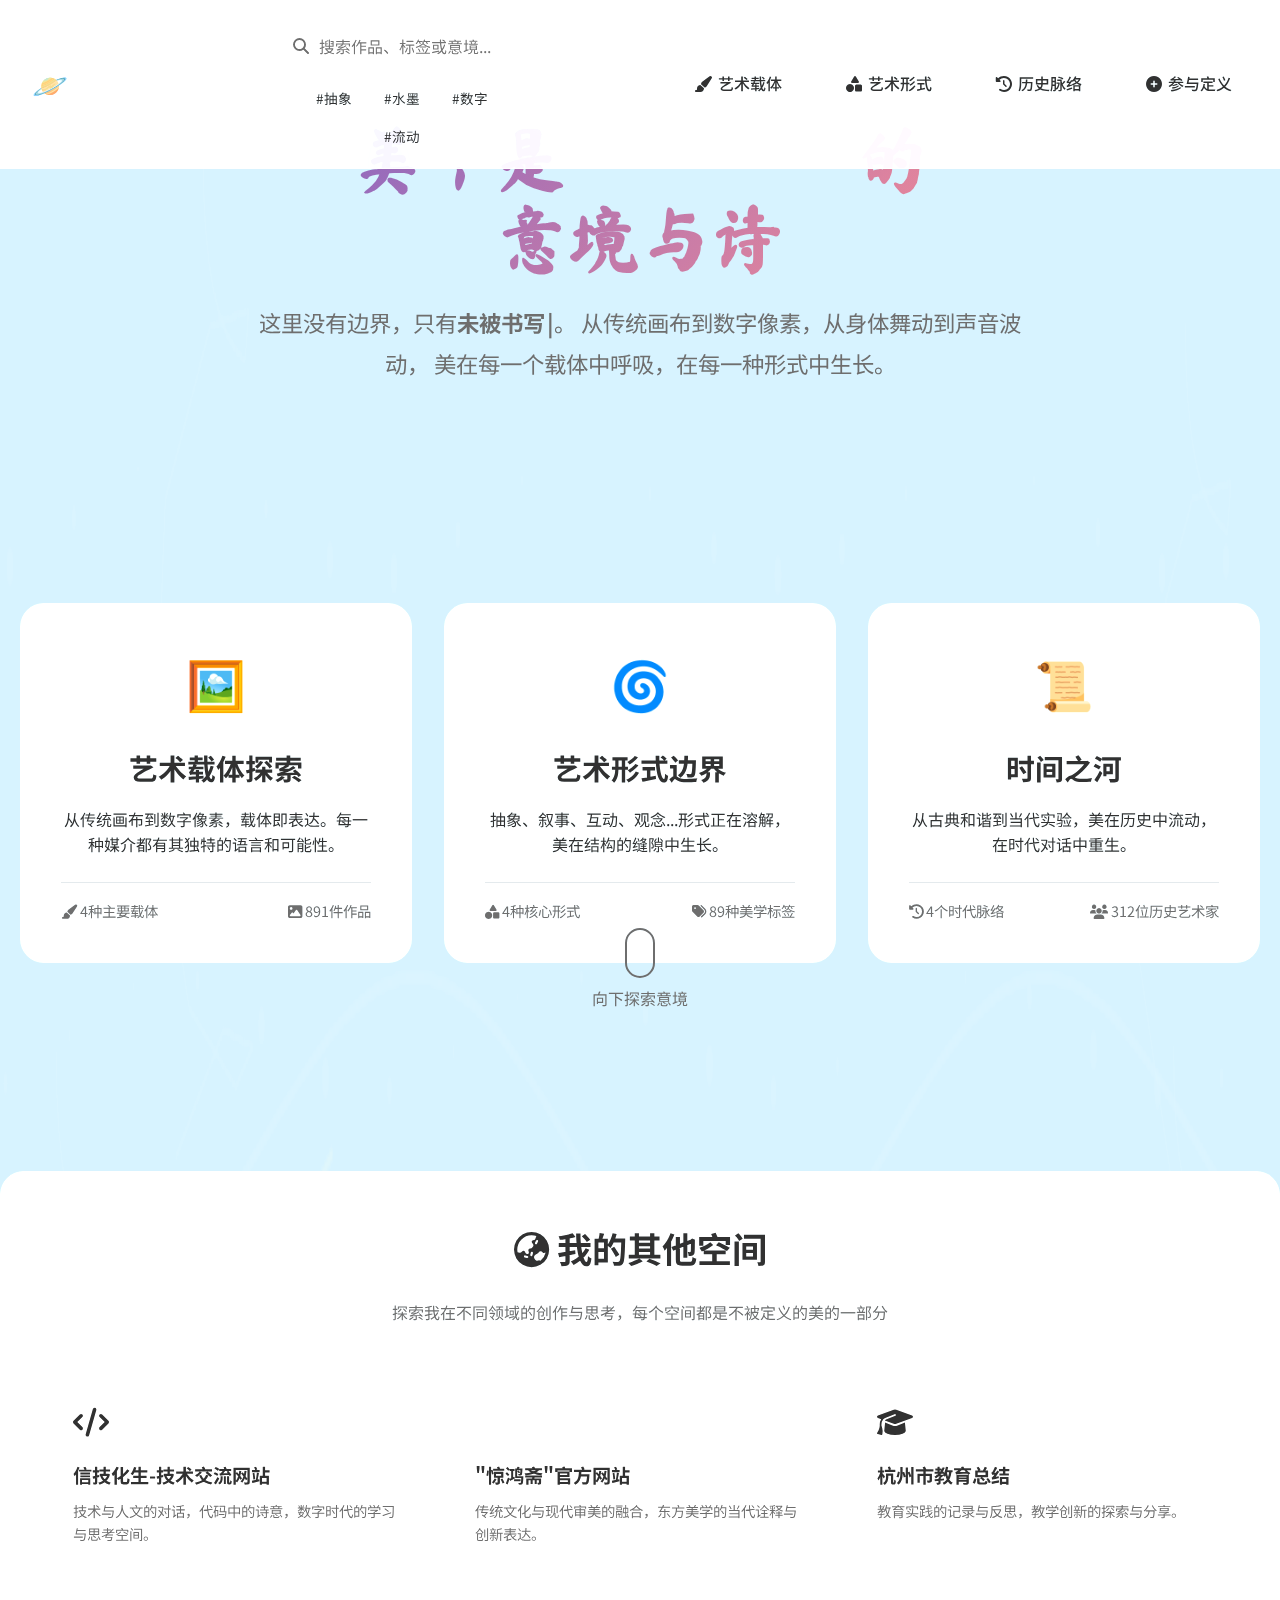
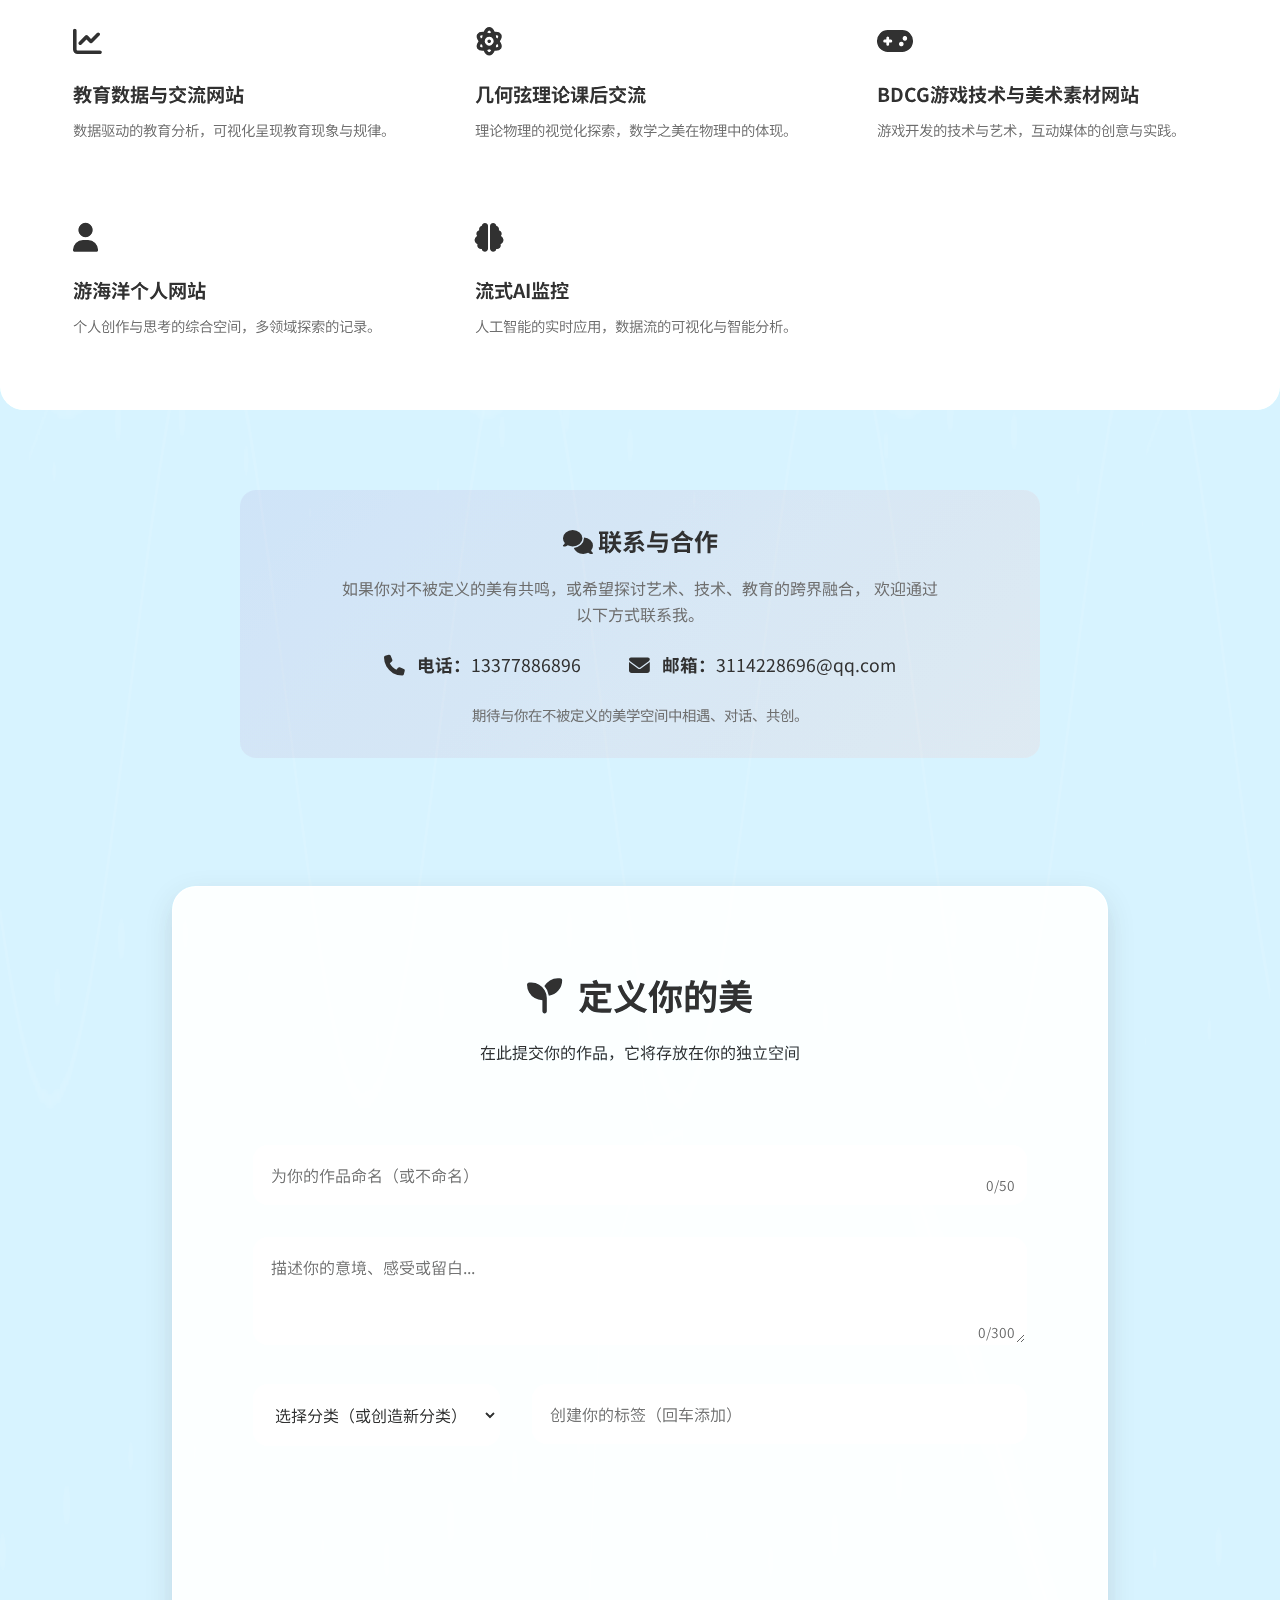
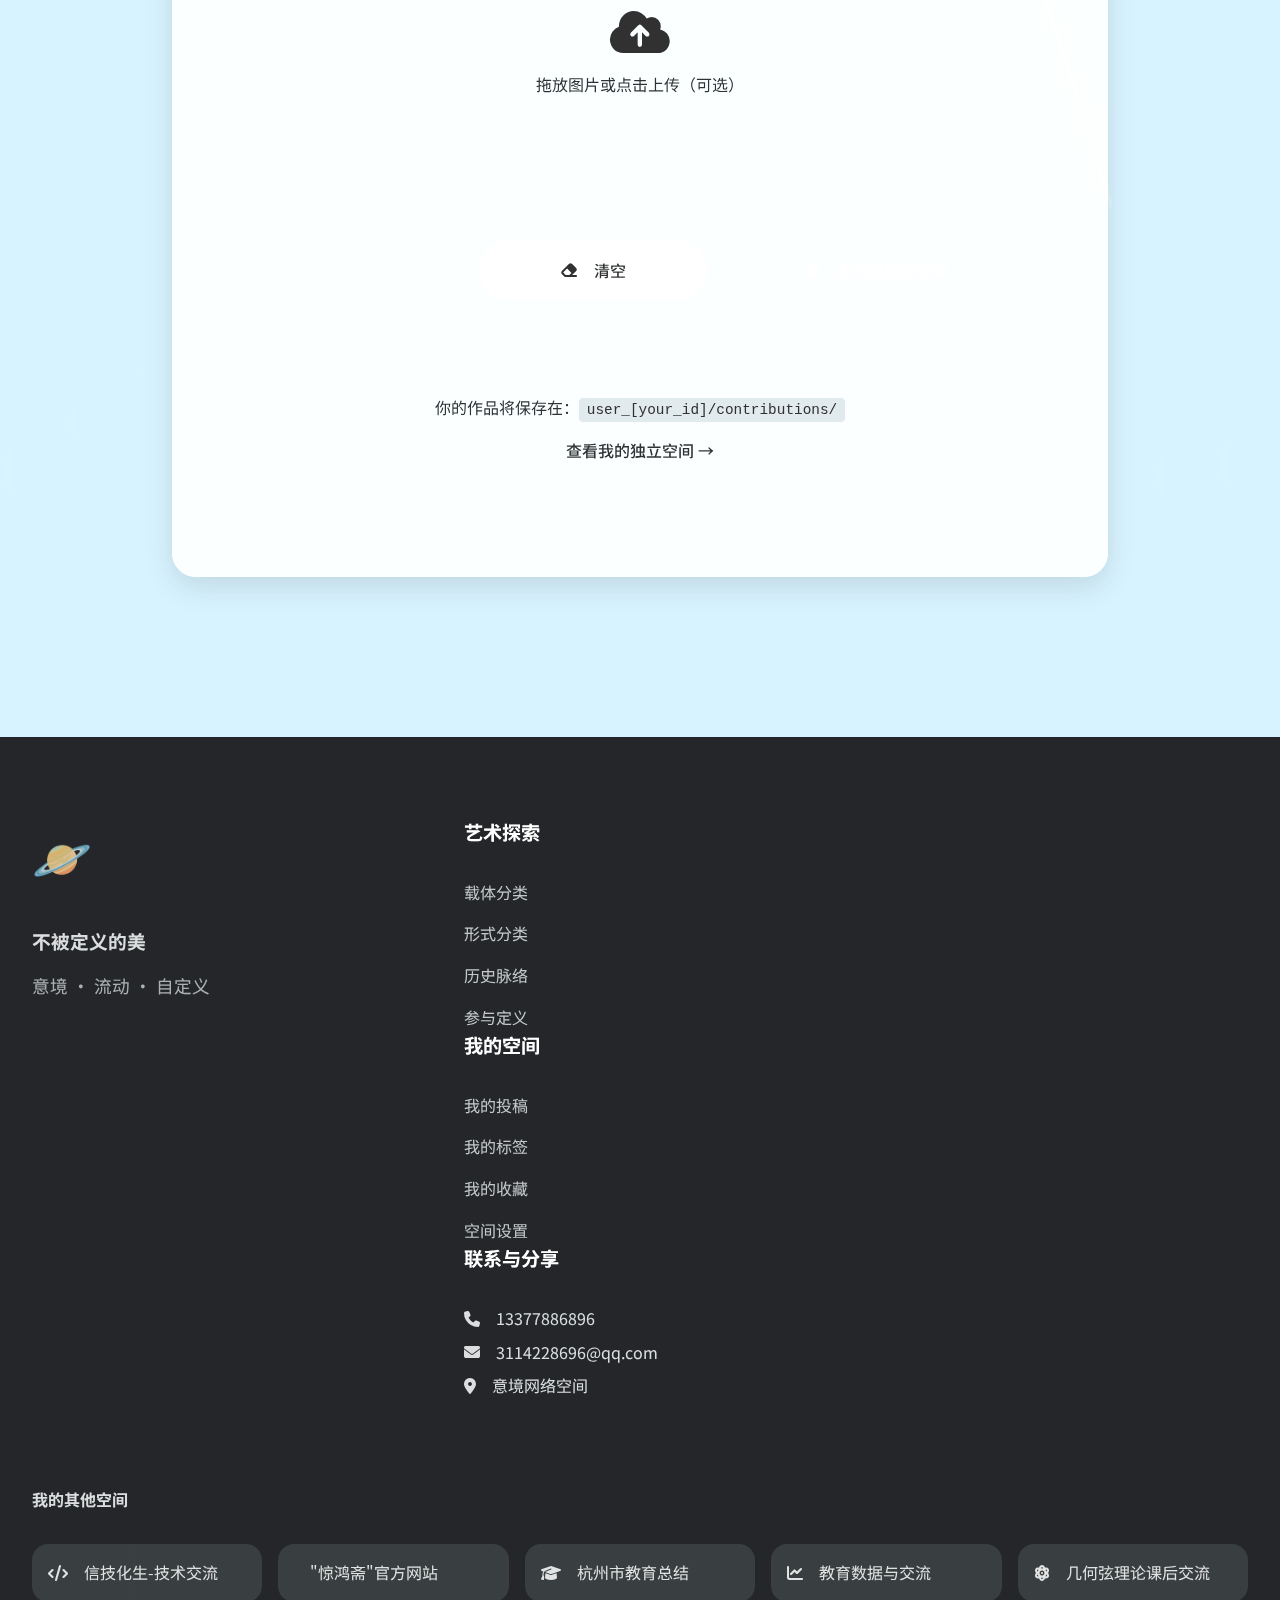
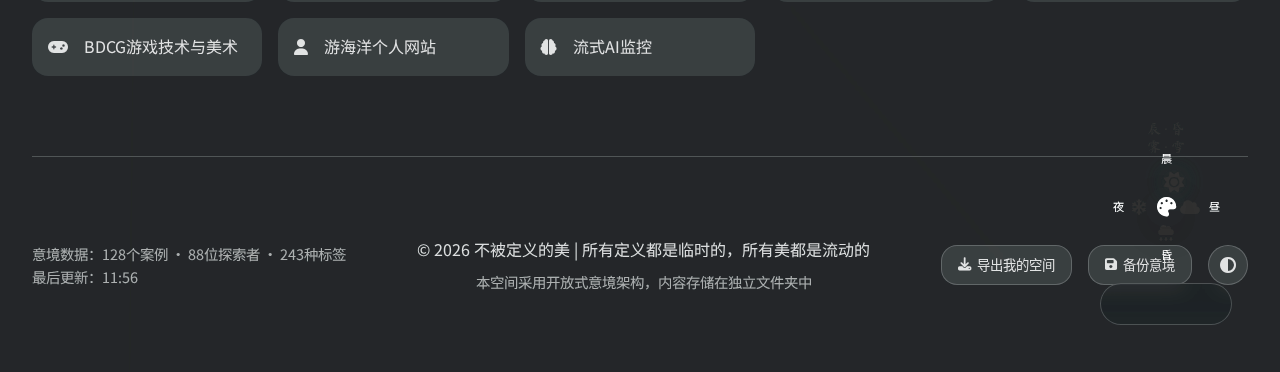
<file: index.html>
<!DOCTYPE html>
<html lang="zh-CN" data-theme="day-clear">
<head>
    <meta charset="UTF-8">
    <meta name="viewport" content="width=device-width, initial-scale=1.0">
    <title>不被定义的美 | 意境艺术门户</title>
    <link rel="stylesheet" href="style.css">
    <link rel="stylesheet" href="意境调节器.css">
    <link rel="stylesheet" href="https://cdnjs.cloudflare.com/ajax/libs/font-awesome/6.4.0/css/all.min.css">
    <link href="https://fonts.googleapis.com/css2?family=Ma+Shan+Zheng&family=Noto+Sans+SC:wght@300;400;700;900&family=ZCOOL+QingKe+HuangYou&display=swap" rel="stylesheet">
    <style>
        /* 主页专属优化样式 */
        .home-hero {
            min-height: 100vh;
            display: flex;
            flex-direction: column;
            justify-content: center;
            align-items: center;
            text-align: center;
            padding: 120px 20px 80px;
            position: relative;
            overflow: hidden;
        }
        
        .home-title {
            font-size: 4.5rem;
            font-family: 'Ma Shan Zheng', cursive;
            line-height: 1.1;
            margin-bottom: 1.5rem;
            background: linear-gradient(135deg, #8a6dae, #ff9a8b, #4ecdc4);
            -webkit-background-clip: text;
            background-clip: text;
            color: transparent;
            animation: titleGradient 8s infinite linear;
            background-size: 300% 300%;
        }
        
        @keyframes titleGradient {
            0% { background-position: 0% 50%; }
            50% { background-position: 100% 50%; }
            100% { background-position: 0% 50%; }
        }
        
        .home-subtitle {
            font-size: 1.4rem;
            color: var(--text-secondary);
            max-width: 800px;
            margin: 0 auto 3rem;
            line-height: 1.8;
        }
        
        .home-highlight {
            color: var(--color-accent);
            font-weight: bold;
            position: relative;
            display: inline-block;
        }
        
        .home-highlight::after {
            content: '';
            position: absolute;
            bottom: -2px;
            left: 0;
            width: 100%;
            height: 3px;
            background: var(--color-accent);
            opacity: 0.3;
            border-radius: 2px;
        }
        
        .home-portals {
            display: grid;
            grid-template-columns: repeat(auto-fit, minmax(320px, 1fr));
            gap: 2rem;
            width: 100%;
            max-width: 1300px;
            margin: 3rem auto;
        }
        
        .home-portal {
            background: rgba(255, 255, 255, 0.85);
            backdrop-filter: blur(15px);
            border-radius: 24px;
            padding: 2.5rem;
            text-decoration: none;
            color: var(--text-primary);
            border: 1px solid rgba(255, 255, 255, 0.4);
            transition: all 0.5s cubic-bezier(0.4, 0, 0.2, 1);
            position: relative;
            overflow: hidden;
        }
        
        .home-portal::before {
            content: '';
            position: absolute;
            top: 0;
            left: 0;
            right: 0;
            height: 4px;
            background: linear-gradient(90deg, var(--color-primary), var(--color-accent));
        }
        
        .home-portal:hover {
            transform: translateY(-10px) scale(1.02);
            box-shadow: 0 25px 50px rgba(0, 0, 0, 0.15);
            border-color: var(--color-primary);
        }
        
        .portal-icon {
            font-size: 3rem;
            margin-bottom: 1.5rem;
            display: inline-block;
            animation: floatIcon 3s ease-in-out infinite;
        }
        
        @keyframes floatIcon {
            0%, 100% { transform: translateY(0); }
            50% { transform: translateY(-10px); }
        }
        
        .home-portal h2 {
            font-size: 1.8rem;
            margin-bottom: 1rem;
            color: var(--color-primary);
        }
        
        .portal-stats {
            display: flex;
            justify-content: space-between;
            margin-top: 1.5rem;
            padding-top: 1rem;
            border-top: 1px solid rgba(0, 0, 0, 0.1);
            font-size: 0.9rem;
            color: var(--text-secondary);
        }
        
        /* 动态文字效果 */
        .dynamic-text-container {
            min-height: 60px;
            margin: 2rem 0;
        }
        
        .dynamic-text {
            font-size: 1.2rem;
            display: inline-block;
            position: relative;
        }
        
        .text-changing {
            color: var(--color-accent);
            font-weight: bold;
            position: relative;
        }
        
        .text-changing::after {
            content: '|';
            animation: blink 1s infinite;
            margin-left: 2px;
        }
        
        @keyframes blink {
            0%, 100% { opacity: 1; }
            50% { opacity: 0; }
        }
        
        /* 网站推荐专区 */
        .website-recommendations {
            max-width: 1400px;
            margin: 5rem auto;
            padding: 3rem;
            background: rgba(255, 255, 255, 0.9);
            backdrop-filter: blur(20px);
            border-radius: 24px;
            border: 1px solid rgba(255, 255, 255, 0.4);
        }
        
        .recommendations-title {
            text-align: center;
            font-size: 2.2rem;
            color: var(--color-primary);
            margin-bottom: 1.5rem;
        }
        
        .recommendations-subtitle {
            text-align: center;
            color: var(--text-secondary);
            margin-bottom: 3rem;
            max-width: 600px;
            margin-left: auto;
            margin-right: auto;
        }
        
        .websites-grid {
            display: grid;
            grid-template-columns: repeat(auto-fit, minmax(300px, 1fr));
            gap: 1.5rem;
        }
        
        .website-card {
            background: white;
            border-radius: 16px;
            padding: 1.5rem;
            border-left: 4px solid var(--color-primary);
            transition: all 0.3s ease;
            text-decoration: none;
            color: var(--text-primary);
            display: block;
        }
        
        .website-card:hover {
            transform: translateY(-5px);
            box-shadow: 0 15px 30px rgba(0, 0, 0, 0.1);
        }
        
        .website-icon {
            font-size: 1.8rem;
            color: var(--color-primary);
            margin-bottom: 1rem;
        }
        
        .website-card h3 {
            font-size: 1.2rem;
            margin-bottom: 0.5rem;
            color: var(--color-primary);
        }
        
        .website-card p {
            color: var(--text-secondary);
            font-size: 0.9rem;
            line-height: 1.6;
        }
        
        /* 联系方式突出显示 */
        .contact-emphasis {
            text-align: center;
            padding: 2rem;
            background: linear-gradient(135deg, rgba(138, 109, 174, 0.1), rgba(255, 154, 139, 0.1));
            border-radius: 16px;
            margin: 3rem auto;
            max-width: 800px;
        }
        
        .contact-info-large {
            display: flex;
            justify-content: center;
            gap: 3rem;
            flex-wrap: wrap;
            margin-top: 1.5rem;
        }
        
        .contact-item {
            display: flex;
            align-items: center;
            gap: 0.75rem;
            font-size: 1.1rem;
            color: var(--text-primary);
        }
        
        .contact-item i {
            color: var(--color-primary);
            font-size: 1.3rem;
        }
        
        /* 响应式调整 */
        @media (max-width: 768px) {
            .home-title {
                font-size: 2.8rem;
            }
            
            .home-subtitle {
                font-size: 1.1rem;
                padding: 0 1rem;
            }
            
            .home-portals {
                grid-template-columns: 1fr;
                padding: 0 1rem;
            }
            
            .home-portal {
                padding: 2rem;
            }
            
            .websites-grid {
                grid-template-columns: 1fr;
            }
            
            .contact-info-large {
                flex-direction: column;
                gap: 1.5rem;
            }
        }
        
        @media (max-width: 480px) {
            .home-title {
                font-size: 2.2rem;
            }
            
            .home-hero {
                padding: 100px 1rem 60px;
            }
        }
    </style>
</head>
<body>
    <!-- 动态背景画布 -->
    <canvas id="artisticBackground"></canvas>
    
    <!-- 意境调节器 -->
    <div class="mood-controller-container">
        <div class="mood-controller">
            <div class="controller-outer" id="timeRing">
                <div class="ring-label">辰 · 昏</div>
                <div class="time-marker">
                    <div class="marker-dot" data-time="dawn">晨</div>
                    <div class="marker-dot" data-time="noon">昼</div>
                    <div class="marker-dot" data-time="dusk">昏</div>
                    <div class="marker-dot" data-time="night">夜</div>
                </div>
            </div>
            <div class="controller-inner" id="weatherRing">
                <div class="ring-label">霁 · 雪</div>
                <div class="weather-icon">
                    <i class="fas fa-sun" data-weather="clear"></i>
                    <i class="fas fa-cloud" data-weather="cloudy"></i>
                    <i class="fas fa-cloud-rain" data-weather="rain"></i>
                    <i class="fas fa-snowflake" data-weather="snow"></i>
                </div>
            </div>
            <div class="controller-center">
                <i class="fas fa-palette"></i>
            </div>
        </div>
        <div class="mood-display">
            <span id="currentMood">意境：晨曦初晴</span>
        </div>
    </div>

    <!-- 导航栏 -->
    <nav class="navbar">
        <div class="nav-container">
            <a href="#" class="logo">
                <span class="logo-icon">🪐</span>
                <span class="logo-text">不 被 定 义 的 美</span>
            </a>
            
            <div class="nav-search">
                <div class="search-container">
                    <i class="fas fa-search search-icon"></i>
                    <input type="text" id="globalSearch" placeholder="搜索作品、标签或意境..." autocomplete="off">
                    <div class="search-dropdown" id="searchResults"></div>
                </div>
                <div class="quick-tags">
                    <span class="tag" data-tag="抽象">#抽象</span>
                    <span class="tag" data-tag="水墨">#水墨</span>
                    <span class="tag" data-tag="数字">#数字</span>
                    <span class="tag" data-tag="流动">#流动</span>
                </div>
            </div>
            
            <ul class="nav-menu">
                <li><a href="#home" class="nav-active"><i class="fas fa-home"></i> 意境</a></li>
                <li class="nav-dropdown">
                    <a href="pages/medium/index.html"><i class="fas fa-paint-brush"></i> 艺术载体</a>
                    <div class="dropdown-content">
                        <a href="pages/medium/canvas.html">画布与颜料</a>
                        <a href="pages/medium/digital.html">数字像素</a>
                        <a href="pages/medium/body.html">身体与空间</a>
                        <a href="pages/medium/sound.html">声音与波动</a>
                    </div>
                </li>
                <li class="nav-dropdown">
                    <a href="pages/form/index.html"><i class="fas fa-shapes"></i> 艺术形式</a>
                    <div class="dropdown-content">
                        <a href="pages/form/abstract.html">抽象</a>
                        <a href="pages/form/narrative.html">叙事</a>
                        <a href="pages/form/interactive.html">互动</a>
                        <a href="pages/form/conceptual.html">观念</a>
                    </div>
                </li>
                <li class="nav-dropdown">
                    <a href="pages/history/index.html"><i class="fas fa-history"></i> 历史脉络</a>
                    <div class="dropdown-content">
                        <a href="pages/history/ancient.html">古典时期</a>
                        <a href="pages/history/renaissance.html">文艺复兴</a>
                        <a href="pages/history/modern.html">现代主义</a>
                        <a href="pages/history/contemporary.html">当代实验</a>
                    </div>
                </li>
                <li><a href="#contribute"><i class="fas fa-plus-circle"></i> 参与定义</a></li>
            </ul>
        </div>
    </nav>

    <!-- 主页英雄区域 -->
    <section id="home" class="home-hero">
        <h1 class="home-title">
            美，是<span class="home-highlight">不被驯服</span>的<br>
            意境与诗
        </h1>
        
        <p class="home-subtitle">
            这里没有边界，只有<span class="text-changing" id="changingWord">流动的定义</span>。
            从传统画布到数字像素，从身体舞动到声音波动，
            美在每一个载体中呼吸，在每一种形式中生长。
        </p>
        
        <div class="dynamic-text-container">
            <p class="dynamic-text" id="dynamicText">
                此刻，<span id="particleWord">意境</span>正在生成...
            </p>
        </div>

        <!-- 三大门户 -->
        <div class="home-portals">
            <a href="pages/medium/index.html" class="home-portal">
                <div class="portal-icon">🖼️</div>
                <h2>艺术载体探索</h2>
                <p>从传统画布到数字像素，载体即表达。每一种媒介都有其独特的语言和可能性。</p>
                <div class="portal-stats">
                    <span><i class="fas fa-paint-brush"></i> 4种主要载体</span>
                    <span><i class="fas fa-image"></i> 891件作品</span>
                </div>
            </a>
            
            <a href="pages/form/index.html" class="home-portal">
                <div class="portal-icon">🌀</div>
                <h2>艺术形式边界</h2>
                <p>抽象、叙事、互动、观念...形式正在溶解，美在结构的缝隙中生长。</p>
                <div class="portal-stats">
                    <span><i class="fas fa-shapes"></i> 4种核心形式</span>
                    <span><i class="fas fa-tags"></i> 89种美学标签</span>
                </div>
            </a>
            
            <a href="pages/history/index.html" class="home-portal">
                <div class="portal-icon">📜</div>
                <h2>时间之河</h2>
                <p>从古典和谐到当代实验，美在历史中流动，在时代对话中重生。</p>
                <div class="portal-stats">
                    <span><i class="fas fa-history"></i> 4个时代脉络</span>
                    <span><i class="fas fa-users"></i> 312位历史艺术家</span>
                </div>
            </a>
        </div>
        
        <div class="scroll-guide">
            <div class="mouse">
                <div class="wheel"></div>
            </div>
            <p>向下探索意境</p>
        </div>
    </section>

    <!-- 网站推荐专区 -->
    <section class="website-recommendations">
        <h2 class="recommendations-title">
            <i class="fas fa-globe-asia"></i> 我的其他空间
        </h2>
        <p class="recommendations-subtitle">
            探索我在不同领域的创作与思考，每个空间都是不被定义的美的一部分
        </p>
        
        <div class="websites-grid">
            <a href="https://yohayi.github.io/-history/" target="_blank" class="website-card">
                <div class="website-icon">
                    <i class="fas fa-code"></i>
                </div>
                <h3>信技化生-技术交流网站</h3>
                <p>技术与人文的对话，代码中的诗意，数字时代的学习与思考空间。</p>
            </a>
            
            <a href="https://yohayi.github.io/jinghongzhai--/" target="_blank" class="website-card">
                <div class="website-icon">
                    <i class="fas fa-pagoda"></i>
                </div>
                <h3>"惊鸿斋"官方网站</h3>
                <p>传统文化与现代审美的融合，东方美学的当代诠释与创新表达。</p>
            </a>
            
            <a href="https://yohayi.github.io/my-personal-edu-website/" target="_blank" class="website-card">
                <div class="website-icon">
                    <i class="fas fa-graduation-cap"></i>
                </div>
                <h3>杭州市教育总结</h3>
                <p>教育实践的记录与反思，教学创新的探索与分享。</p>
            </a>
            
            <a href="https://yohayi.github.io/2026--/index.html" target="_blank" class="website-card">
                <div class="website-icon">
                    <i class="fas fa-chart-line"></i>
                </div>
                <h3>教育数据与交流网站</h3>
                <p>数据驱动的教育分析，可视化呈现教育现象与规律。</p>
            </a>
            
            <a href="https://yohayi.github.io/geometry-string-map/" target="_blank" class="website-card">
                <div class="website-icon">
                    <i class="fas fa-atom"></i>
                </div>
                <h3>几何弦理论课后交流</h3>
                <p>理论物理的视觉化探索，数学之美在物理中的体现。</p>
            </a>
            
            <a href="https://yohayi.github.io/BDCG---/" target="_blank" class="website-card">
                <div class="website-icon">
                    <i class="fas fa-gamepad"></i>
                </div>
                <h3>BDCG游戏技术与美术素材网站</h3>
                <p>游戏开发的技术与艺术，互动媒体的创意与实践。</p>
            </a>
            
            <a href="https://yohayi.github.io/yohayi-/" target="_blank" class="website-card">
                <div class="website-icon">
                    <i class="fas fa-user"></i>
                </div>
                <h3>游海洋个人网站</h3>
                <p>个人创作与思考的综合空间，多领域探索的记录。</p>
            </a>
            
            <a href="https://yohayi.github.io/-AI-/" target="_blank" class="website-card">
                <div class="website-icon">
                    <i class="fas fa-brain"></i>
                </div>
                <h3>流式AI监控</h3>
                <p>人工智能的实时应用，数据流的可视化与智能分析。</p>
            </a>
        </div>
    </section>

    <!-- 联系方式突出显示 -->
    <section class="contact-emphasis">
        <h2 style="color: var(--color-primary); margin-bottom: 1rem;">
            <i class="fas fa-comments"></i> 联系与合作
        </h2>
        <p style="color: var(--text-secondary); max-width: 600px; margin: 0 auto 1.5rem;">
            如果你对不被定义的美有共鸣，或希望探讨艺术、技术、教育的跨界融合，
            欢迎通过以下方式联系我。
        </p>
        
        <div class="contact-info-large">
            <div class="contact-item">
                <i class="fas fa-phone"></i>
                <span><strong>电话：</strong>13377886896</span>
            </div>
            <div class="contact-item">
                <i class="fas fa-envelope"></i>
                <span><strong>邮箱：</strong>3114228696@qq.com</span>
            </div>
        </div>
        
        <p style="margin-top: 1.5rem; color: var(--text-secondary); font-size: 0.9rem;">
            期待与你在不被定义的美学空间中相遇、对话、共创。
        </p>
    </section>

    <!-- 用户定义区域 -->
    <section id="contribute" class="contribute-section">
        <div class="contribute-container">
            <div class="contribute-header">
                <h2><i class="fas fa-seedling"></i> 定义你的美</h2>
                <p>在此提交你的作品，它将存放在你的独立空间</p>
            </div>
            
            <div class="contribute-form">
                <div class="form-group">
                    <input type="text" id="contributeTitle" placeholder="为你的作品命名（或不命名）" maxlength="50">
                    <div class="char-count"><span id="titleCount">0</span>/50</div>
                </div>
                
                <div class="form-group">
                    <textarea id="contributeDesc" placeholder="描述你的意境、感受或留白..." rows="3" maxlength="300"></textarea>
                    <div class="char-count"><span id="descCount">0</span>/300</div>
                </div>
                
                <div class="form-row">
                    <div class="form-group">
                        <select id="contributeCategory">
                            <option value="">选择分类（或创造新分类）</option>
                            <option value="载体">艺术载体</option>
                            <option value="形式">艺术形式</option>
                            <option value="历史">历史时代</option>
                            <option value="custom">自定义分类</option>
                        </select>
                    </div>
                    
                    <div class="form-group tag-input-container">
                        <div class="tag-input" id="tagInput">
                            <input type="text" id="newTag" placeholder="创建你的标签（回车添加）">
                        </div>
                        <div class="tag-preview" id="tagPreview"></div>
                    </div>
                </div>
                
                <div class="form-group">
                    <div class="upload-area" id="uploadArea">
                        <i class="fas fa-cloud-upload-alt"></i>
                        <p>拖放图片或点击上传（可选）</p>
                        <input type="file" id="imageUpload" accept="image/*">
                        <div class="upload-preview" id="uploadPreview"></div>
                    </div>
                </div>
                
                <div class="form-actions">
                    <button class="btn-secondary" id="clearForm">
                        <i class="fas fa-eraser"></i> 清空
                    </button>
                    <button class="btn-primary" id="submitContribution">
                        <i class="fas fa-paper-plane"></i> 发布到我的空间
                    </button>
                </div>
                
                <div class="user-space-link">
                    <p>你的作品将保存在：<code id="userSpacePath">user_[your_id]/contributions/</code></p>
                    <a href="#" class="view-space-btn">查看我的独立空间 →</a>
                </div>
            </div>
        </div>
    </section>

    <!-- 页脚 -->
    <footer>
        <div class="footer-container">
            <div class="footer-main">
                <div class="footer-brand">
                    <div class="footer-logo">🪐</div>
                    <h3>不被定义的美</h3>
                    <p class="footer-tagline">意境 · 流动 · 自定义</p>
                </div>
                
                <div class="footer-links">
                    <div class="link-group">
                        <h4>艺术探索</h4>
                        <a href="pages/medium/index.html">载体分类</a>
                        <a href="pages/form/index.html">形式分类</a>
                        <a href="pages/history/index.html">历史脉络</a>
                        <a href="#contribute">参与定义</a>
                    </div>
                    
                    <div class="link-group">
                        <h4>我的空间</h4>
                        <a href="#" id="myContributions">我的投稿</a>
                        <a href="#" id="myTags">我的标签</a>
                        <a href="#" id="myCollections">我的收藏</a>
                        <a href="#" id="mySettings">空间设置</a>
                    </div>
                    
                    <div class="link-group">
                        <h4>联系与分享</h4>
                        <div class="contact-info">
                            <p><i class="fas fa-phone"></i> 13377886896</p>
                            <p><i class="fas fa-envelope"></i> 3114228696@qq.com</p>
                            <p><i class="fas fa-map-marker-alt"></i> 意境网络空间</p>
                        </div>
                    </div>
                </div>
                
                <div class="footer-external">
                    <h4>我的其他空间</h4>
                    <div class="external-links">
                        <a href="https://yohayi.github.io/-history/" target="_blank" class="external-link">
                            <i class="fas fa-code"></i> 信技化生-技术交流
                        </a>
                        <a href="https://yohayi.github.io/jinghongzhai--/" target="_blank" class="external-link">
                            <i class="fas fa-pagoda"></i> "惊鸿斋"官方网站
                        </a>
                        <a href="https://yohayi.github.io/my-personal-edu-website/" target="_blank" class="external-link">
                            <i class="fas fa-graduation-cap"></i> 杭州市教育总结
                        </a>
                        <a href="https://yohayi.github.io/2026--/index.html" target="_blank" class="external-link">
                            <i class="fas fa-chart-line"></i> 教育数据与交流
                        </a>
                        <a href="https://yohayi.github.io/geometry-string-map/" target="_blank" class="external-link">
                            <i class="fas fa-atom"></i> 几何弦理论课后交流
                        </a>
                        <a href="https://yohayi.github.io/BDCG---/" target="_blank" class="external-link">
                            <i class="fas fa-gamepad"></i> BDCG游戏技术与美术
                        </a>
                        <a href="https://yohayi.github.io/yohayi-/" target="_blank" class="external-link">
                            <i class="fas fa-user"></i> 游海洋个人网站
                        </a>
                        <a href="https://yohayi.github.io/-AI-/" target="_blank" class="external-link">
                            <i class="fas fa-brain"></i> 流式AI监控
                        </a>
                    </div>
                </div>
            </div>
            
            <div class="footer-bottom">
                <div class="footer-meta">
                    <p>意境数据：<span id="liveStats">加载中...</span></p>
                    <p>最后更新：<span id="lastUpdate">今天</span></p>
                </div>
                
                <div class="footer-copyright">
                    <p>© <span id="currentYear"></span> 不被定义的美 | 所有定义都是临时的，所有美都是流动的</p>
                    <p class="footer-note">本空间采用开放式意境架构，内容存储在独立文件夹中</p>
                </div>
                
                <div class="footer-tools">
                    <button class="tool-btn" id="exportData">
                        <i class="fas fa-download"></i> 导出我的空间
                    </button>
                    <button class="tool-btn" id="backupBtn">
                        <i class="fas fa-save"></i> 备份意境
                    </button>
                    <div class="theme-toggle-small">
                        <i class="fas fa-adjust"></i>
                    </div>
                </div>
            </div>
        </div>
    </footer>

    <!-- 脚本 -->
    <script src="script.js"></script>
    <script src="意境调节器.js"></script>
    <script>
        // 主页专属交互效果
        document.addEventListener('DOMContentLoaded', function() {
            // 设置当前年份
            document.getElementById('currentYear').textContent = new Date().getFullYear();
            
            // 动态文字效果
            const changingWord = document.getElementById('changingWord');
            const particleWord = document.getElementById('particleWord');
            const dynamicText = document.getElementById('dynamicText');
            
            const wordList = [
                '流动的定义', '未被书写', '瞬间的诗', '呼吸的美',
                '解构的秩序', '混沌的韵律', '空白的意义', '生长的形式'
            ];
            
            const particleWords = [
                '意境', '流动', '解构', '新生', '诗性',
                '混沌', '韵律', '空白', '呼吸', '生长'
            ];
            
            let wordIndex = 0;
            let particleIndex = 0;
            
            // 更换主文字
            setInterval(() => {
                changingWord.style.opacity = 0;
                setTimeout(() => {
                    wordIndex = (wordIndex + 1) % wordList.length;
                    changingWord.textContent = wordList[wordIndex];
                    changingWord.style.opacity = 1;
                }, 500);
            }, 3000);
            
            // 更换粒子文字
            setInterval(() => {
                particleWord.style.opacity = 0;
                particleWord.style.transform = 'translateY(10px)';
                setTimeout(() => {
                    particleIndex = (particleIndex + 1) % particleWords.length;
                    particleWord.textContent = particleWords[particleIndex];
                    particleWord.style.opacity = 1;
                    particleWord.style.transform = 'translateY(0)';
                }, 300);
            }, 2000);
            
            // 动态文本变化
            const textVariations = [
                "此刻，<span id='particleWord'>意境</span>正在生成...",
                "这里，<span id='particleWord'>美</span>拒绝被定义...",
                "现在，<span id='particleWord'>形式</span>正在溶解...",
                "瞬间，<span id='particleWord'>边界</span>正在消失..."
            ];
            
            let textIndex = 0;
            setInterval(() => {
                dynamicText.style.opacity = 0;
                setTimeout(() => {
                    textIndex = (textIndex + 1) % textVariations.length;
                    dynamicText.innerHTML = textVariations[textIndex];
                    // 重新获取particleWord引用
                    const newParticleWord = document.getElementById('particleWord');
                    if (newParticleWord) {
                        // 为新的particleWord设置初始状态
                        newParticleWord.style.opacity = 1;
                        newParticleWord.style.transform = 'translateY(0)';
                    }
                    dynamicText.style.opacity = 1;
                }, 500);
            }, 4000);
            
            // 实时统计数据
            updateLiveStats();
            setInterval(updateLiveStats, 30000);
            
            function updateLiveStats() {
                const stats = {
                    cases: Math.floor(120 + Math.random() * 10),
                    users: Math.floor(85 + Math.random() * 5),
                    tags: Math.floor(230 + Math.random() * 15),
                    contributions: Math.floor(512 + Math.random() * 20)
                };
                
                document.getElementById('liveStats').innerHTML = 
                    `${stats.cases}个案例 · ${stats.users}位探索者 · ${stats.tags}种标签`;
                
                document.getElementById('lastUpdate').textContent = 
                    new Date().toLocaleTimeString('zh-CN', { 
                        hour: '2-digit', 
                        minute: '2-digit' 
                    });
            }
            
            // 导航栏滚动效果
            let lastScroll = 0;
            window.addEventListener('scroll', () => {
                const navbar = document.querySelector('.navbar');
                const currentScroll = window.pageYOffset;
                
                if (currentScroll > lastScroll && currentScroll > 100) {
                    navbar.style.transform = 'translateY(-100%)';
                    navbar.style.opacity = '0.9';
                } else {
                    navbar.style.transform = 'translateY(0)';
                    navbar.style.opacity = '1';
                }
                
                lastScroll = currentScroll;
            });
            
            // 平滑滚动到锚点
            document.querySelectorAll('a[href^="#"]').forEach(anchor => {
                anchor.addEventListener('click', function(e) {
                    const href = this.getAttribute('href');
                    if (href === '#') return;
                    
                    e.preventDefault();
                    const targetElement = document.querySelector(href);
                    if (targetElement) {
                        window.scrollTo({
                            top: targetElement.offsetTop - 80,
                            behavior: 'smooth'
                        });
                    }
                });
            });
        });
        
        // 简化的意境调节器初始化
        class SimpleMoodController {
            constructor() {
                this.currentMood = document.getElementById('currentMood');
                this.timeRing = document.getElementById('timeRing');
                this.weatherRing = document.getElementById('weatherRing');
                
                this.moods = [
                    { time: '晨曦', weather: '初晴', text: '意境：晨曦初晴' },
                    { time: '正午', weather: '明朗', text: '意境：正午明朗' },
                    { time: '黄昏', weather: '细雨', text: '意境：黄昏细雨' },
                    { time: '深夜', weather: '静谧', text: '意境：深夜静谧' },
                    { time: '黎明', weather: '薄雾', text: '意境：黎明薄雾' }
                ];
                
                this.currentMoodIndex = 0;
                this.init();
            }
            
            init() {
                // 时间环点击事件
                if (this.timeRing) {
                    this.timeRing.addEventListener('click', () => {
                        this.changeMood();
                    });
                }
                
                // 天气环点击事件
                if (this.weatherRing) {
                    this.weatherRing.addEventListener('click', () => {
                        this.changeMood();
                    });
                }
                
                // 初始显示
                this.updateDisplay();
                
                // 自动变化
                setInterval(() => {
                    this.changeMood();
                }, 10000);
            }
            
            changeMood() {
                this.currentMoodIndex = (this.currentMoodIndex + 1) % this.moods.length;
                this.updateDisplay();
                
                // 更新CSS变量
                this.updateCSSVariables();
            }
            
            updateDisplay() {
                const mood = this.moods[this.currentMoodIndex];
                if (this.currentMood) {
                    this.currentMood.textContent = mood.text;
                    this.currentMood.style.opacity = 0;
                    setTimeout(() => {
                        this.currentMood.style.opacity = 1;
                    }, 300);
                }
            }
            
            updateCSSVariables() {
                const hues = [280, 180, 20, 240, 200];
                const currentHue = hues[this.currentMoodIndex % hues.length];
                
                // 更新CSS变量
                document.documentElement.style.setProperty('--primary-hue', currentHue);
                
                // 触发CSS重新计算
                document.documentElement.style.opacity = '0.999';
                setTimeout(() => {
                    document.documentElement.style.opacity = '1';
                }, 10);
            }
        }
        
        // 初始化意境调节器
        document.addEventListener('DOMContentLoaded', () => {
            const moodController = new SimpleMoodController();
        });
    </script>
</body>
</html>
</file>
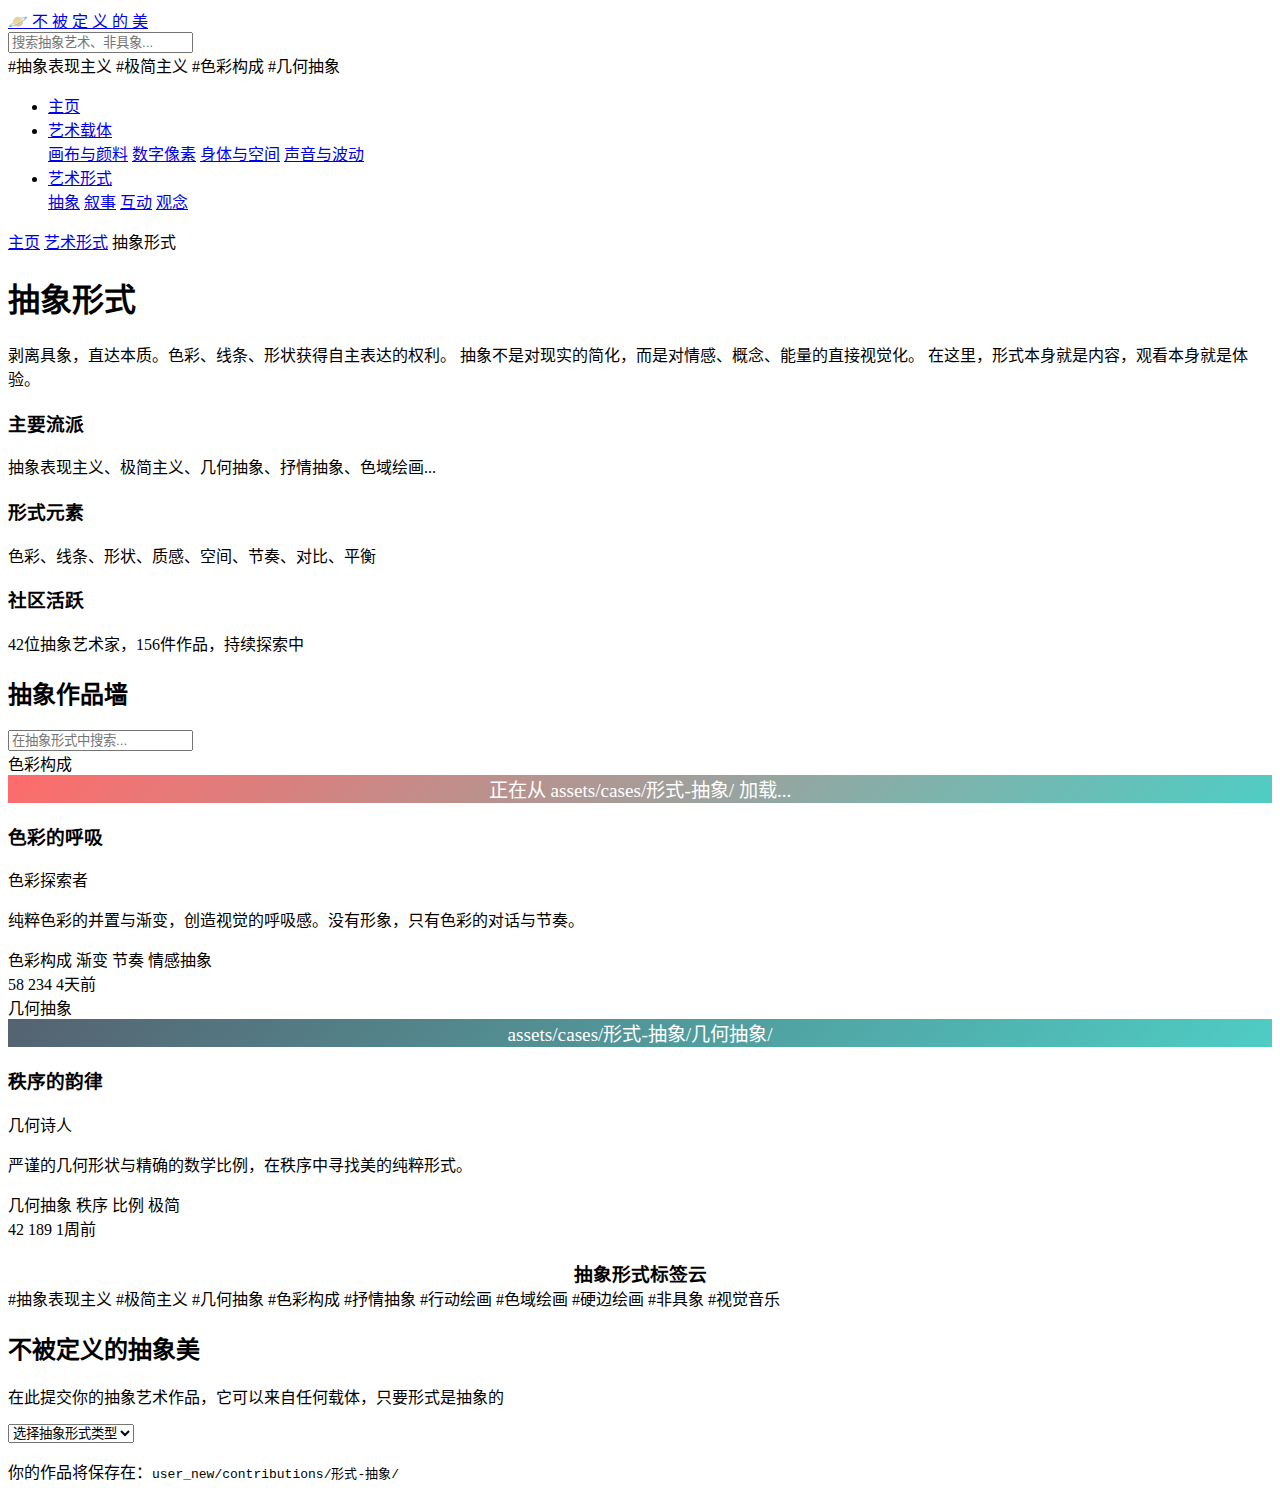
<file: pages/form/abstract.html>
<!DOCTYPE html>
<html lang="zh-CN" data-theme="day-clear">
<head>
    <meta charset="UTF-8">
    <meta name="viewport" content="width=device-width, initial-scale=1.0">
    <title>抽象形式 | 不被定义的美 | 艺术形式</title>
    <!-- 样式和脚本链接（与canvas.html相同） -->
</head>
<body>
    <!-- 导航栏（当前激活艺术形式-抽象） -->
    <nav class="navbar">
        <div class="nav-container">
            <a href="../../index.html" class="logo">
                <span class="logo-icon">🪐</span>
                <span class="logo-text">不 被 定 义 的 美</span>
            </a>
            
            <div class="nav-search">
                <div class="search-container">
                    <i class="fas fa-search search-icon"></i>
                    <input type="text" id="globalSearch" placeholder="搜索抽象艺术、非具象..." autocomplete="off">
                    <div class="search-dropdown" id="searchResults"></div>
                </div>
                <div class="quick-tags">
                    <span class="tag" data-tag="抽象表现主义">#抽象表现主义</span>
                    <span class="tag" data-tag="极简主义">#极简主义</span>
                    <span class="tag" data-tag="色彩构成">#色彩构成</span>
                    <span class="tag" data-tag="几何抽象">#几何抽象</span>
                </div>
            </div>
            
            <ul class="nav-menu">
                <li><a href="../../index.html"><i class="fas fa-home"></i> 主页</a></li>
                <li class="nav-dropdown">
                    <a href="../medium/index.html"><i class="fas fa-paint-brush"></i> 艺术载体</a>
                    <div class="dropdown-content">
                        <a href="../medium/canvas.html">画布与颜料</a>
                        <a href="../medium/digital.html">数字像素</a>
                        <a href="../medium/body.html">身体与空间</a>
                        <a href="../medium/sound.html">声音与波动</a>
                    </div>
                </li>
                <li class="nav-dropdown nav-active">
                    <a href="../form/index.html"><i class="fas fa-shapes"></i> 艺术形式</a>
                    <div class="dropdown-content">
                        <a href="abstract.html">抽象</a>
                        <a href="narrative.html">叙事</a>
                        <a href="interactive.html">互动</a>
                        <a href="conceptual.html">观念</a>
                    </div>
                </li>
                <!-- 其他分类链接 -->
            </ul>
        </div>
    </nav>

    <!-- 抽象形式专属内容 -->
    <section class="subpage-hero">
        <div class="category-breadcrumb">
            <a href="../../index.html" class="breadcrumb-link">主页</a>
            <i class="fas fa-chevron-right"></i>
            <a href="index.html" class="breadcrumb-link">艺术形式</a>
            <i class="fas fa-chevron-right"></i>
            <span>抽象形式</span>
        </div>
        
        <h1 class="subpage-title">抽象形式</h1>
        <p class="subpage-subtitle">
            剥离具象，直达本质。色彩、线条、形状获得自主表达的权利。
            抽象不是对现实的简化，而是对情感、概念、能量的直接视觉化。
            在这里，形式本身就是内容，观看本身就是体验。
        </p>
        
        <div class="category-overview">
            <div class="overview-card">
                <h3><i class="fas fa-palette"></i> 主要流派</h3>
                <p>抽象表现主义、极简主义、几何抽象、抒情抽象、色域绘画...</p>
            </div>
            
            <div class="overview-card">
                <h3><i class="fas fa-shapes"></i> 形式元素</h3>
                <p>色彩、线条、形状、质感、空间、节奏、对比、平衡</p>
            </div>
            
            <div class="overview-card">
                <h3><i class="fas fa-users"></i> 社区活跃</h3>
                <p>42位抽象艺术家，156件作品，持续探索中</p>
            </div>
        </div>
    </section>

    <!-- 作品墙部分 -->
    <section class="works-section">
        <div class="container">
            <div class="section-header">
                <h2><i class="fas fa-brush"></i> 抽象作品墙</h2>
                
                <div class="subpage-search-container">
                    <i class="fas fa-search search-icon"></i>
                    <!-- 关键：搜索框指向抽象形式案例文件夹 -->
                    <input type="text" class="subpage-search" id="categorySearch" 
                           placeholder="在抽象形式中搜索..." data-category="形式-抽象">
                </div>
            </div>
            
            <!-- 作品网格 - 从 assets/cases/形式-抽象/ 动态加载 -->
            <div class="works-grid" id="worksContainer">
                <div class="work-card">
                    <div class="work-image">
                        <div class="work-category">色彩构成</div>
                        <div style="width:100%;height:100%;background:linear-gradient(135deg, #ff6b6b, #4ecdc4);display:flex;align-items:center;justify-content:center;color:white;font-size:1.2rem;">
                            正在从 assets/cases/形式-抽象/ 加载...
                        </div>
                    </div>
                    <div class="work-info">
                        <h3>色彩的呼吸</h3>
                        <div class="work-author">
                            <i class="fas fa-user"></i> 色彩探索者
                        </div>
                        <p class="work-desc">
                            纯粹色彩的并置与渐变，创造视觉的呼吸感。没有形象，只有色彩的对话与节奏。
                        </p>
                        <div class="work-tags">
                            <span class="work-tag">色彩构成</span>
                            <span class="work-tag">渐变</span>
                            <span class="work-tag">节奏</span>
                            <span class="work-tag">情感抽象</span>
                        </div>
                        <div class="work-meta">
                            <span><i class="fas fa-heart"></i> 58</span>
                            <span><i class="fas fa-eye"></i> 234</span>
                            <span>4天前</span>
                        </div>
                    </div>
                </div>
                
                <div class="work-card">
                    <div class="work-image">
                        <div class="work-category">几何抽象</div>
                        <div style="width:100%;height:100%;background:linear-gradient(135deg, #556270, #4ecdc4);display:flex;align-items:center;justify-content:center;color:white;font-size:1.2rem;">
                            assets/cases/形式-抽象/几何抽象/
                        </div>
                    </div>
                    <div class="work-info">
                        <h3>秩序的韵律</h3>
                        <div class="work-author">
                            <i class="fas fa-user"></i> 几何诗人
                        </div>
                        <p class="work-desc">
                            严谨的几何形状与精确的数学比例，在秩序中寻找美的纯粹形式。
                        </p>
                        <div class="work-tags">
                            <span class="work-tag">几何抽象</span>
                            <span class="work-tag">秩序</span>
                            <span class="work-tag">比例</span>
                            <span class="work-tag">极简</span>
                        </div>
                        <div class="work-meta">
                            <span><i class="fas fa-heart"></i> 42</span>
                            <span><i class="fas fa-eye"></i> 189</span>
                            <span>1周前</span>
                        </div>
                    </div>
                </div>
            </div>
            
            <!-- 标签云（抽象形式特有） -->
            <div class="tag-cloud-section" style="margin-top:var(--space-xl);">
                <h3 style="text-align:center;margin-bottom:var(--space-lg);color:var(--color-primary);">
                    <i class="fas fa-tags"></i> 抽象形式标签云
                </h3>
                <div class="tag-cloud">
                    <span class="cloud-tag" style="--i:1;">#抽象表现主义</span>
                    <span class="cloud-tag" style="--i:2;">#极简主义</span>
                    <span class="cloud-tag" style="--i:3;">#几何抽象</span>
                    <span class="cloud-tag" style="--i:4;">#色彩构成</span>
                    <span class="cloud-tag" style="--i:5;">#抒情抽象</span>
                    <span class="cloud-tag" style="--i:6;">#行动绘画</span>
                    <span class="cloud-tag" style="--i:7;">#色域绘画</span>
                    <span class="cloud-tag" style="--i:8;">#硬边绘画</span>
                    <span class="cloud-tag" style="--i:9;">#非具象</span>
                    <span class="cloud-tag" style="--i:10;">#视觉音乐</span>
                </div>
            </div>
        </div>
    </section>

    <!-- 不被定义的美板块 -->
    <section id="contribute" class="undefined-section">
        <div class="container">
            <div class="undefined-header">
                <h2><i class="fas fa-seedling"></i> 不被定义的抽象美</h2>
                <p>在此提交你的抽象艺术作品，它可以来自任何载体，只要形式是抽象的</p>
            </div>
            
            <div class="contribute-form">
                <!-- ... 投稿表单（与之前类似） -->
                <div class="form-row">
                    <div class="form-group">
                        <!-- 抽象形式专属选项 -->
                        <select id="contributeForm">
                            <option value="">选择抽象形式类型</option>
                            <option value="几何抽象">几何抽象</option>
                            <option value="抒情抽象">抒情抽象</option>
                            <option value="色彩抽象">色彩抽象</option>
                            <option value="行动绘画">行动绘画</option>
                            <option value="极简抽象">极简抽象</option>
                            <option value="其他抽象">其他抽象形式</option>
                        </select>
                    </div>
                </div>
                
                <!-- 关键：用户投稿将保存到对应分类的用户空间 -->
                <div class="user-space-link">
                    <p>你的作品将保存在：<code id="userSpacePath">user_[your_id]/contributions/形式-抽象/</code></p>
                </div>
            </div>
        </div>
    </section>

    <!-- 页脚 -->
    <footer>
        <!-- ... 页脚内容 ... -->
    </footer>

    <!-- JavaScript 文件 -->
    <script src="../../script.js"></script>
    <!-- 抽象形式页面特定脚本 -->
    <script>
        document.addEventListener('DOMContentLoaded', function() {
            // 抽象形式页面特定初始化
            const searchBox = document.getElementById('categorySearch');
            if (searchBox) {
                searchBox.setAttribute('data-category', '形式-抽象');
            }
            
            // 更新用户空间路径显示
            const userSpacePath = document.getElementById('userSpacePath');
            if (userSpacePath) {
                const userId = localStorage.getItem('userId') || 'user_new';
                userSpacePath.textContent = `${userId}/contributions/形式-抽象/`;
            }
            
            // 抽象形式分类特定数据加载
            loadAbstractCategoryData();
        });
        
        async function loadAbstractCategoryData() {
            // 从 assets/cases/形式-抽象/ 加载数据
            console.log('正在从 assets/cases/形式-抽象/ 加载抽象形式作品...');
        }
    </script>
</body>
</html>
</file>
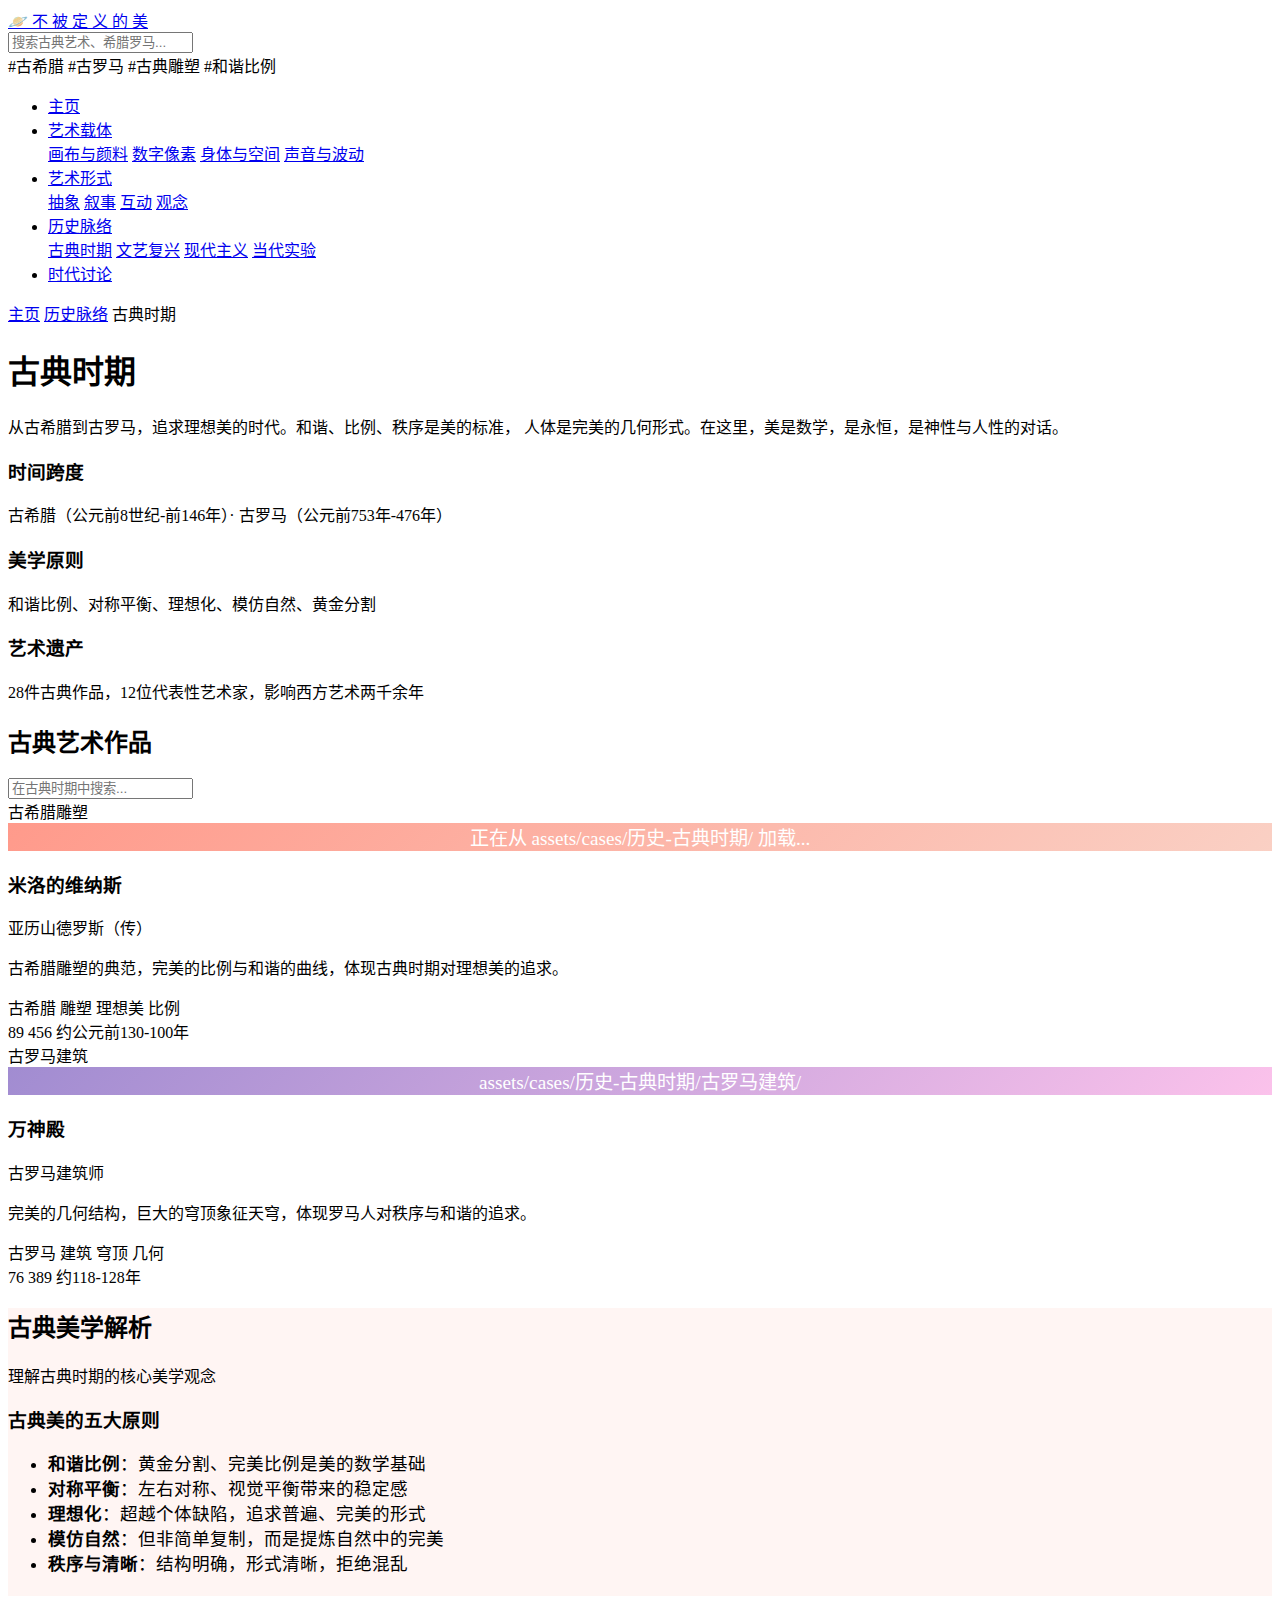
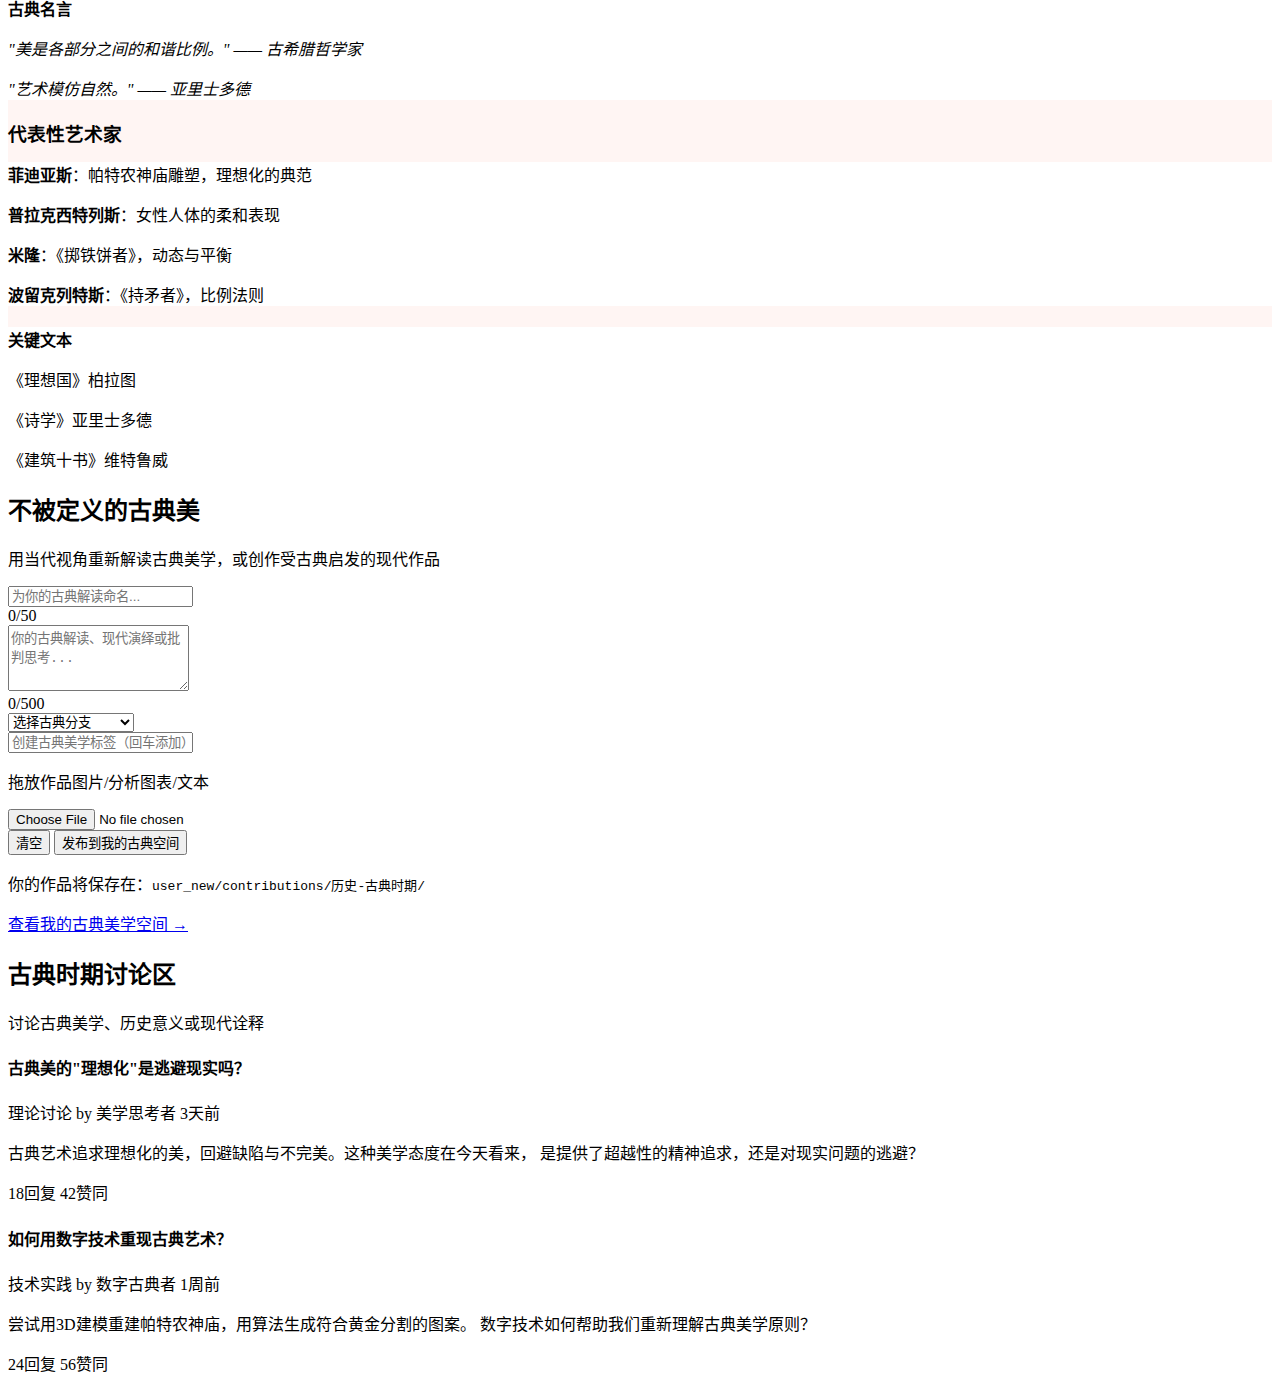
<file: pages/history/ancient.html>
<!DOCTYPE html>
<html lang="zh-CN" data-theme="day-clear">
<head>
    <meta charset="UTF-8">
    <meta name="viewport" content="width=device-width, initial-scale=1.0">
    <title>古典时期 | 不被定义的美 | 历史脉络</title>
    <!-- 样式和脚本链接（与canvas.html相同） -->
</head>
<body>
    <!-- 导航栏（当前激活历史-古典时期） -->
    <nav class="navbar">
        <div class="nav-container">
            <a href="../../index.html" class="logo">
                <span class="logo-icon">🪐</span>
                <span class="logo-text">不 被 定 义 的 美</span>
            </a>
            
            <div class="nav-search">
                <div class="search-container">
                    <i class="fas fa-search search-icon"></i>
                    <input type="text" id="globalSearch" placeholder="搜索古典艺术、希腊罗马..." autocomplete="off">
                    <div class="search-dropdown" id="searchResults"></div>
                </div>
                <div class="quick-tags">
                    <span class="tag" data-tag="古希腊">#古希腊</span>
                    <span class="tag" data-tag="古罗马">#古罗马</span>
                    <span class="tag" data-tag="古典雕塑">#古典雕塑</span>
                    <span class="tag" data-tag="和谐比例">#和谐比例</span>
                </div>
            </div>
            
            <ul class="nav-menu">
                <li><a href="../../index.html"><i class="fas fa-home"></i> 主页</a></li>
                <li class="nav-dropdown">
                    <a href="../medium/index.html"><i class="fas fa-paint-brush"></i> 艺术载体</a>
                    <div class="dropdown-content">
                        <a href="../medium/canvas.html">画布与颜料</a>
                        <a href="../medium/digital.html">数字像素</a>
                        <a href="../medium/body.html">身体与空间</a>
                        <a href="../medium/sound.html">声音与波动</a>
                    </div>
                </li>
                <li class="nav-dropdown">
                    <a href="../form/index.html"><i class="fas fa-shapes"></i> 艺术形式</a>
                    <div class="dropdown-content">
                        <a href="../form/abstract.html">抽象</a>
                        <a href="../form/narrative.html">叙事</a>
                        <a href="../form/interactive.html">互动</a>
                        <a href="../form/conceptual.html">观念</a>
                    </div>
                </li>
                <li class="nav-dropdown nav-active">
                    <a href="index.html"><i class="fas fa-history"></i> 历史脉络</a>
                    <div class="dropdown-content">
                        <a href="ancient.html">古典时期</a>
                        <a href="renaissance.html">文艺复兴</a>
                        <a href="modern.html">现代主义</a>
                        <a href="contemporary.html">当代实验</a>
                    </div>
                </li>
                <li><a href="#discussion"><i class="fas fa-comments"></i> 时代讨论</a></li>
            </ul>
        </div>
    </nav>

    <!-- 古典时期专属内容 -->
    <section class="subpage-hero">
        <div class="category-breadcrumb">
            <a href="../../index.html" class="breadcrumb-link">主页</a>
            <i class="fas fa-chevron-right"></i>
            <a href="index.html" class="breadcrumb-link">历史脉络</a>
            <i class="fas fa-chevron-right"></i>
            <span>古典时期</span>
        </div>
        
        <h1 class="subpage-title">古典时期</h1>
        <p class="subpage-subtitle">
            从古希腊到古罗马，追求理想美的时代。和谐、比例、秩序是美的标准，
            人体是完美的几何形式。在这里，美是数学，是永恒，是神性与人性的对话。
        </p>
        
        <div class="category-overview">
            <div class="overview-card">
                <h3><i class="fas fa-monument"></i> 时间跨度</h3>
                <p>古希腊（公元前8世纪-前146年）· 古罗马（公元前753年-476年）</p>
            </div>
            
            <div class="overview-card">
                <h3><i class="fas fa-ruler-combined"></i> 美学原则</h3>
                <p>和谐比例、对称平衡、理想化、模仿自然、黄金分割</p>
            </div>
            
            <div class="overview-card">
                <h3><i class="fas fa-users"></i> 艺术遗产</h3>
                <p>28件古典作品，12位代表性艺术家，影响西方艺术两千余年</p>
            </div>
        </div>
    </section>

    <!-- 作品墙部分 -->
    <section class="works-section">
        <div class="container">
            <div class="section-header">
                <h2><i class="fas fa-landmark"></i> 古典艺术作品</h2>
                
                <div class="subpage-search-container">
                    <i class="fas fa-search search-icon"></i>
                    <!-- 关键：搜索框指向古典时期案例文件夹 -->
                    <input type="text" class="subpage-search" id="categorySearch" 
                           placeholder="在古典时期中搜索..." data-category="历史-古典时期">
                </div>
            </div>
            
            <!-- 作品网格 - 从 assets/cases/历史-古典时期/ 动态加载 -->
            <div class="works-grid" id="worksContainer">
                <div class="work-card">
                    <div class="work-image">
                        <div class="work-category">古希腊雕塑</div>
                        <div style="width:100%;height:100%;background:linear-gradient(135deg, #ff9a8b, #fad0c4);display:flex;align-items:center;justify-content:center;color:white;font-size:1.2rem;">
                            正在从 assets/cases/历史-古典时期/ 加载...
                        </div>
                    </div>
                    <div class="work-info">
                        <h3>米洛的维纳斯</h3>
                        <div class="work-author">
                            <i class="fas fa-user"></i> 亚历山德罗斯（传）
                        </div>
                        <p class="work-desc">
                            古希腊雕塑的典范，完美的比例与和谐的曲线，体现古典时期对理想美的追求。
                        </p>
                        <div class="work-tags">
                            <span class="work-tag">古希腊</span>
                            <span class="work-tag">雕塑</span>
                            <span class="work-tag">理想美</span>
                            <span class="work-tag">比例</span>
                        </div>
                        <div class="work-meta">
                            <span><i class="fas fa-heart"></i> 89</span>
                            <span><i class="fas fa-eye"></i> 456</span>
                            <span>约公元前130-100年</span>
                        </div>
                    </div>
                </div>
                
                <div class="work-card">
                    <div class="work-image">
                        <div class="work-category">古罗马建筑</div>
                        <div style="width:100%;height:100%;background:linear-gradient(135deg, #a18cd1, #fbc2eb);display:flex;align-items:center;justify-content:center;color:white;font-size:1.2rem;">
                            assets/cases/历史-古典时期/古罗马建筑/
                        </div>
                    </div>
                    <div class="work-info">
                        <h3>万神殿</h3>
                        <div class="work-author">
                            <i class="fas fa-user"></i> 古罗马建筑师
                        </div>
                        <p class="work-desc">
                            完美的几何结构，巨大的穹顶象征天穹，体现罗马人对秩序与和谐的追求。
                        </p>
                        <div class="work-tags">
                            <span class="work-tag">古罗马</span>
                            <span class="work-tag">建筑</span>
                            <span class="work-tag">穹顶</span>
                            <span class="work-tag">几何</span>
                        </div>
                        <div class="work-meta">
                            <span><i class="fas fa-heart"></i> 76</span>
                            <span><i class="fas fa-eye"></i> 389</span>
                            <span>约118-128年</span>
                        </div>
                    </div>
                </div>
            </div>
        </div>
    </section>

    <!-- 古典美学解析 -->
    <section class="undefined-section" style="background:rgba(255,154,139,0.1);">
        <div class="container">
            <div class="undefined-header">
                <h2><i class="fas fa-gem"></i> 古典美学解析</h2>
                <p>理解古典时期的核心美学观念</p>
            </div>
            
            <div class="era-content" style="grid-template-columns:2fr 1fr;">
                <div>
                    <h3 style="color:var(--color-primary);margin-bottom:var(--space-md);">
                        <i class="fas fa-star"></i> 古典美的五大原则
                    </h3>
                    <ul class="characteristic-list" style="font-size:1.1rem;">
                        <li><strong>和谐比例</strong>：黄金分割、完美比例是美的数学基础</li>
                        <li><strong>对称平衡</strong>：左右对称、视觉平衡带来的稳定感</li>
                        <li><strong>理想化</strong>：超越个体缺陷，追求普遍、完美的形式</li>
                        <li><strong>模仿自然</strong>：但非简单复制，而是提炼自然中的完美</li>
                        <li><strong>秩序与清晰</strong>：结构明确，形式清晰，拒绝混乱</li>
                    </ul>
                    
                    <div style="margin-top:var(--space-lg);padding:var(--space-md);background:white;border-radius:var(--radius-md);">
                        <h4 style="color:var(--color-primary);margin-bottom:var(--space-sm);">
                            <i class="fas fa-quote-left"></i> 古典名言
                        </h4>
                        <p style="font-style:italic;color:var(--text-secondary);">
                            "美是各部分之间的和谐比例。" —— 古希腊哲学家
                        </p>
                        <p style="font-style:italic;color:var(--text-secondary);">
                            "艺术模仿自然。" —— 亚里士多德
                        </p>
                    </div>
                </div>
                
                <div>
                    <h3 style="color:var(--color-primary);margin-bottom:var(--space-md);">
                        <i class="fas fa-users"></i> 代表性艺术家
                    </h3>
                    <div style="background:white;padding:var(--space-md);border-radius:var(--radius-md);">
                        <p><strong>菲迪亚斯</strong>：帕特农神庙雕塑，理想化的典范</p>
                        <p><strong>普拉克西特列斯</strong>：女性人体的柔和表现</p>
                        <p><strong>米隆</strong>：《掷铁饼者》，动态与平衡</p>
                        <p><strong>波留克列特斯</strong>：《持矛者》，比例法则</p>
                    </div>
                    
                    <div style="margin-top:var(--space-md);background:white;padding:var(--space-md);border-radius:var(--radius-md);">
                        <h4 style="color:var(--color-primary);margin-bottom:var(--space-sm);">
                            <i class="fas fa-book"></i> 关键文本
                        </h4>
                        <p>《理想国》柏拉图</p>
                        <p>《诗学》亚里士多德</p>
                        <p>《建筑十书》维特鲁威</p>
                    </div>
                </div>
            </div>
        </div>
    </section>

    <!-- 不被定义的美板块 -->
    <section id="contribute" class="undefined-section">
        <div class="container">
            <div class="undefined-header">
                <h2><i class="fas fa-seedling"></i> 不被定义的古典美</h2>
                <p>用当代视角重新解读古典美学，或创作受古典启发的现代作品</p>
            </div>
            
            <div class="contribute-form">
                <div class="form-group">
                    <input type="text" id="contributeTitle" placeholder="为你的古典解读命名..." maxlength="50">
                    <div class="char-count"><span id="titleCount">0</span>/50</div>
                </div>
                
                <div class="form-group">
                    <textarea id="contributeDesc" placeholder="你的古典解读、现代演绎或批判思考..." rows="4" maxlength="500"></textarea>
                    <div class="char-count"><span id="descCount">0</span>/500</div>
                </div>
                
                <div class="form-row">
                    <div class="form-group">
                        <!-- 古典时期专属选项 -->
                        <select id="contributeEra">
                            <option value="">选择古典分支</option>
                            <option value="古希腊">古希腊艺术</option>
                            <option value="古罗马">古罗马艺术</option>
                            <option value="古典建筑">古典建筑</option>
                            <option value="古典雕塑">古典雕塑</option>
                            <option value="古典绘画">古典绘画（壁画）</option>
                            <option value="跨古典">跨古典时期</option>
                        </select>
                    </div>
                    
                    <div class="form-group tag-input-container">
                        <div class="tag-input" id="tagInput">
                            <input type="text" id="newTag" placeholder="创建古典美学标签（回车添加）">
                        </div>
                        <div class="tag-preview" id="tagPreview"></div>
                    </div>
                </div>
                
                <div class="form-group">
                    <div class="upload-area" id="uploadArea">
                        <i class="fas fa-cloud-upload-alt"></i>
                        <p>拖放作品图片/分析图表/文本</p>
                        <input type="file" id="imageUpload" accept="image/*,.pdf,.doc">
                        <div class="upload-preview" id="uploadPreview"></div>
                    </div>
                </div>
                
                <div class="form-actions">
                    <button class="btn-secondary" id="clearForm">
                        <i class="fas fa-eraser"></i> 清空
                    </button>
                    <button class="btn-primary" id="submitContribution">
                        <i class="fas fa-paper-plane"></i> 发布到我的古典空间
                    </button>
                </div>
                
                <!-- 关键：用户投稿将保存到对应分类的用户空间 -->
                <div class="user-space-link">
                    <p>你的作品将保存在：<code id="userSpacePath">user_[your_id]/contributions/历史-古典时期/</code></p>
                    <a href="#" class="view-space-btn">查看我的古典美学空间 →</a>
                </div>
            </div>
        </div>
    </section>

    <!-- 时代讨论区 -->
    <section id="discussion" class="undefined-section" style="margin-top:var(--space-xl);background:rgba(255,255,255,0.9);">
        <div class="container">
            <div class="undefined-header">
                <h2><i class="fas fa-comments"></i> 古典时期讨论区</h2>
                <p>讨论古典美学、历史意义或现代诠释</p>
            </div>
            
            <div class="discussion-list" id="discussionList">
                <div class="discussion-item">
                    <div class="discussion-header">
                        <h4>古典美的"理想化"是逃避现实吗？</h4>
                        <span class="discussion-meta">
                            <span class="discussion-era">理论讨论</span>
                            <span class="discussion-author">by 美学思考者</span>
                            <span class="discussion-time">3天前</span>
                        </span>
                    </div>
                    <p class="discussion-excerpt">
                        古典艺术追求理想化的美，回避缺陷与不完美。这种美学态度在今天看来，
                        是提供了超越性的精神追求，还是对现实问题的逃避？
                    </p>
                    <div class="discussion-stats">
                        <span><i class="fas fa-comment"></i> 18回复</span>
                        <span><i class="fas fa-heart"></i> 42赞同</span>
                    </div>
                </div>
                
                <div class="discussion-item">
                    <div class="discussion-header">
                        <h4>如何用数字技术重现古典艺术？</h4>
                        <span class="discussion-meta">
                            <span class="discussion-era">技术实践</span>
                            <span class="discussion-author">by 数字古典者</span>
                            <span class="discussion-time">1周前</span>
                        </span>
                    </div>
                    <p class="discussion-excerpt">
                        尝试用3D建模重建帕特农神庙，用算法生成符合黄金分割的图案。
                        数字技术如何帮助我们重新理解古典美学原则？
                    </p>
                    <div class="discussion-stats">
                        <span><i class="fas fa-comment"></i> 24回复</span>
                        <span><i class="fas fa-heart"></i> 56赞同</span>
                    </div>
                </div>
            </div>
        </div>
    </section>

    <!-- 页脚 -->
    <footer>
        <!-- ... 页脚内容 ... -->
    </footer>

    <!-- JavaScript 文件 -->
    <script src="../../script.js"></script>
    <!-- 古典时期页面特定脚本 -->
    <script>
        document.addEventListener('DOMContentLoaded', function() {
            // 古典时期页面特定初始化
            const searchBox = document.getElementById('categorySearch');
            if (searchBox) {
                searchBox.setAttribute('data-category', '历史-古典时期');
            }
            
            // 更新用户空间路径显示
            const userSpacePath = document.getElementById('userSpacePath');
            if (userSpacePath) {
                const userId = localStorage.getItem('userId') || 'user_new';
                userSpacePath.textContent = `${userId}/contributions/历史-古典时期/`;
            }
            
            // 古典时期分类特定数据加载
            loadAncientCategoryData();
        });
        
        async function loadAncientCategoryData() {
            // 从 assets/cases/历史-古典时期/ 加载数据
            console.log('正在从 assets/cases/历史-古典时期/ 加载古典时期作品...');
        }
    </script>
</body>
</html>
</file>
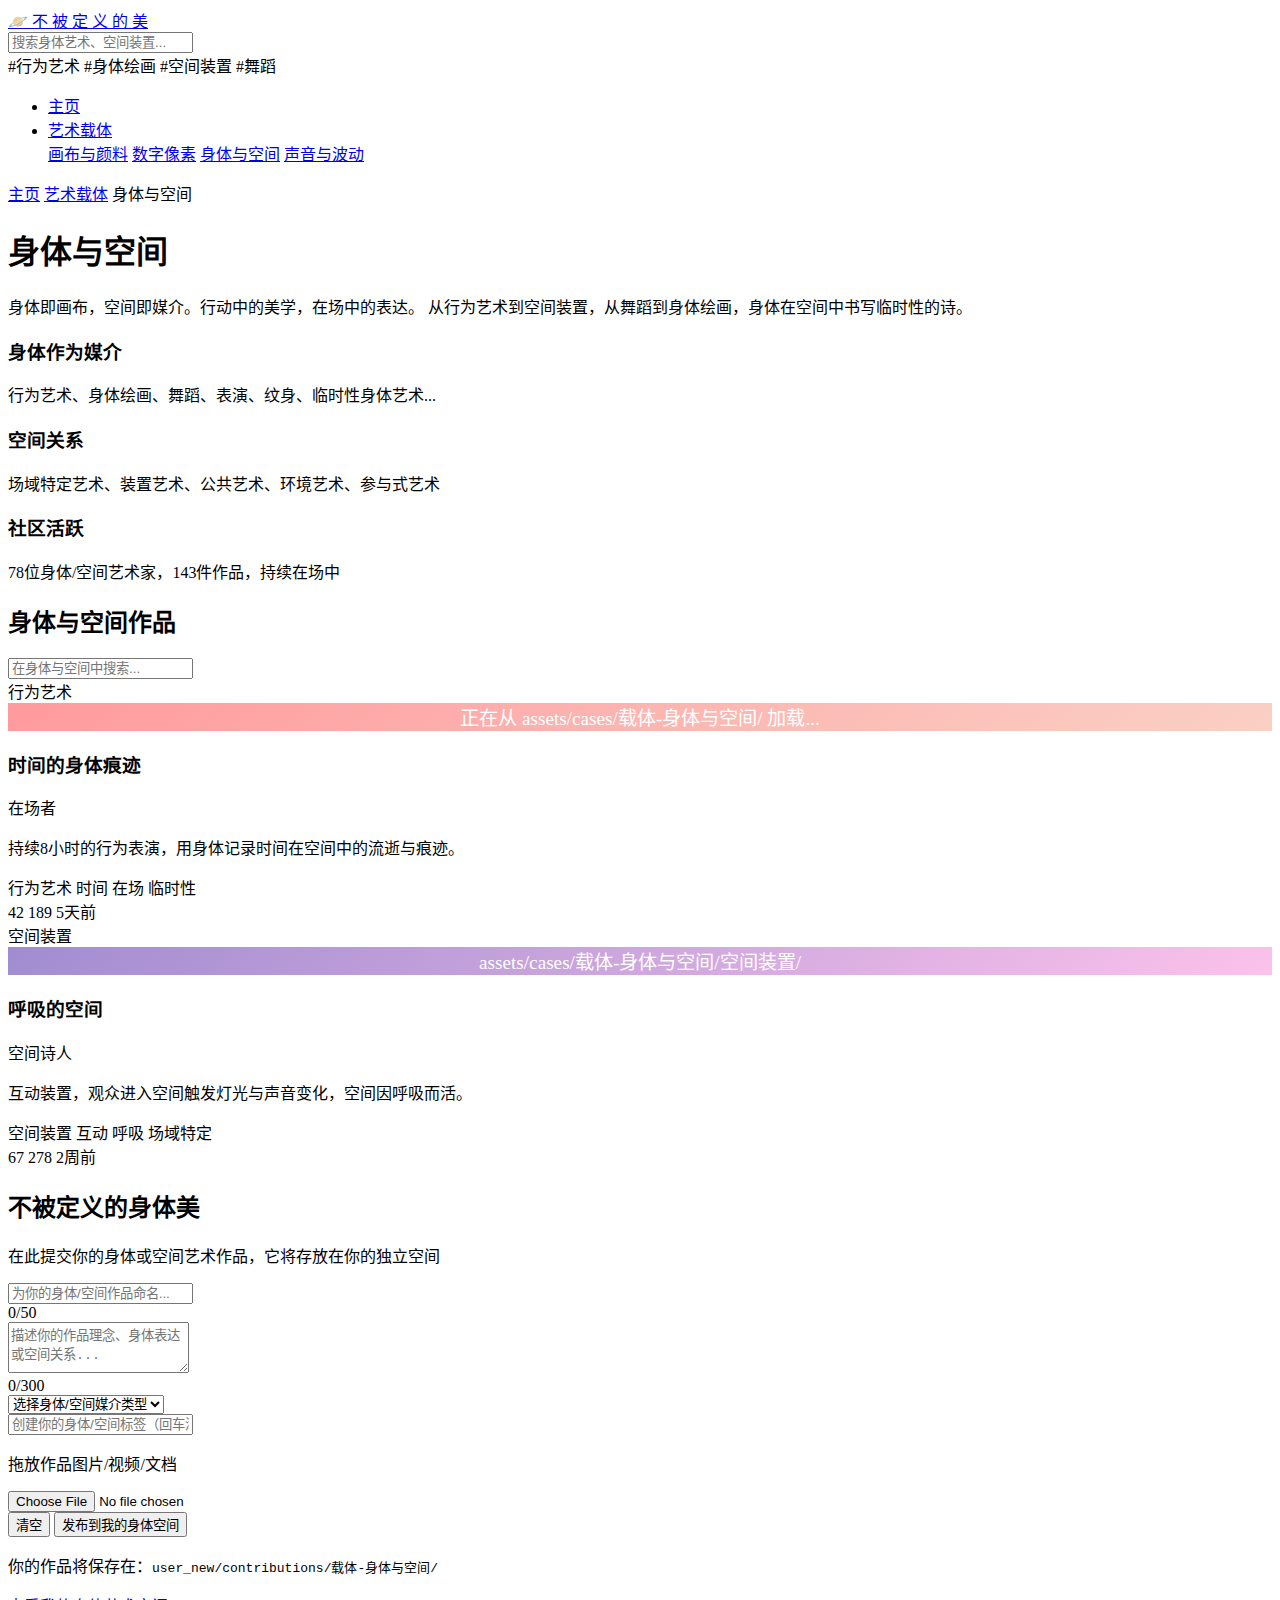
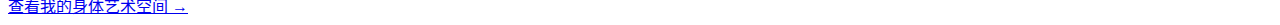
<file: pages/medium/body.html>
<!DOCTYPE html>
<html lang="zh-CN" data-theme="day-clear">
<head>
    <meta charset="UTF-8">
    <meta name="viewport" content="width=device-width, initial-scale=1.0">
    <title>身体与空间 | 不被定义的美 | 艺术载体</title>
    <!-- 所有样式和脚本链接 -->
</head>
<body>
    <!-- 导航栏 -->
    <nav class="navbar">
        <div class="nav-container">
            <a href="../../index.html" class="logo">
                <span class="logo-icon">🪐</span>
                <span class="logo-text">不 被 定 义 的 美</span>
            </a>
            
            <div class="nav-search">
                <div class="search-container">
                    <i class="fas fa-search search-icon"></i>
                    <input type="text" id="globalSearch" placeholder="搜索身体艺术、空间装置..." autocomplete="off">
                    <div class="search-dropdown" id="searchResults"></div>
                </div>
                <div class="quick-tags">
                    <span class="tag" data-tag="行为艺术">#行为艺术</span>
                    <span class="tag" data-tag="身体绘画">#身体绘画</span>
                    <span class="tag" data-tag="空间装置">#空间装置</span>
                    <span class="tag" data-tag="舞蹈">#舞蹈</span>
                </div>
            </div>
            
            <ul class="nav-menu">
                <li><a href="../../index.html"><i class="fas fa-home"></i> 主页</a></li>
                <li class="nav-dropdown nav-active">
                    <a href="../index.html"><i class="fas fa-paint-brush"></i> 艺术载体</a>
                    <div class="dropdown-content">
                        <a href="canvas.html">画布与颜料</a>
                        <a href="digital.html">数字像素</a>
                        <a href="body.html">身体与空间</a>
                        <a href="sound.html">声音与波动</a>
                    </div>
                </li>
                <!-- 其他分类链接 -->
            </ul>
        </div>
    </nav>

    <!-- 身体与空间专属内容 -->
    <section class="subpage-hero">
        <div class="category-breadcrumb">
            <a href="../../index.html" class="breadcrumb-link">主页</a>
            <i class="fas fa-chevron-right"></i>
            <a href="../index.html" class="breadcrumb-link">艺术载体</a>
            <i class="fas fa-chevron-right"></i>
            <span>身体与空间</span>
        </div>
        
        <h1 class="subpage-title">身体与空间</h1>
        <p class="subpage-subtitle">
            身体即画布，空间即媒介。行动中的美学，在场中的表达。
            从行为艺术到空间装置，从舞蹈到身体绘画，身体在空间中书写临时性的诗。
        </p>
        
        <div class="category-overview">
            <div class="overview-card">
                <h3><i class="fas fa-user"></i> 身体作为媒介</h3>
                <p>行为艺术、身体绘画、舞蹈、表演、纹身、临时性身体艺术...</p>
            </div>
            
            <div class="overview-card">
                <h3><i class="fas fa-expand-arrows-alt"></i> 空间关系</h3>
                <p>场域特定艺术、装置艺术、公共艺术、环境艺术、参与式艺术</p>
            </div>
            
            <div class="overview-card">
                <h3><i class="fas fa-users"></i> 社区活跃</h3>
                <p>78位身体/空间艺术家，143件作品，持续在场中</p>
            </div>
        </div>
    </section>

    <!-- 作品墙部分 -->
    <section class="works-section">
        <div class="container">
            <div class="section-header">
                <h2><i class="fas fa-people-arrows"></i> 身体与空间作品</h2>
                
                <div class="subpage-search-container">
                    <i class="fas fa-search search-icon"></i>
                    <!-- 关键：搜索框指向身体与空间案例文件夹 -->
                    <input type="text" class="subpage-search" id="categorySearch" 
                           placeholder="在身体与空间中搜索..." data-category="载体-身体与空间">
                </div>
            </div>
            
            <!-- 作品网格 - 从 assets/cases/载体-身体与空间/ 动态加载 -->
            <div class="works-grid" id="worksContainer">
                <div class="work-card">
                    <div class="work-image">
                        <div class="work-category">行为艺术</div>
                        <div style="width:100%;height:100%;background:linear-gradient(135deg, #ff9a9e, #fad0c4);display:flex;align-items:center;justify-content:center;color:white;font-size:1.2rem;">
                            正在从 assets/cases/载体-身体与空间/ 加载...
                        </div>
                    </div>
                    <div class="work-info">
                        <h3>时间的身体痕迹</h3>
                        <div class="work-author">
                            <i class="fas fa-user"></i> 在场者
                        </div>
                        <p class="work-desc">
                            持续8小时的行为表演，用身体记录时间在空间中的流逝与痕迹。
                        </p>
                        <div class="work-tags">
                            <span class="work-tag">行为艺术</span>
                            <span class="work-tag">时间</span>
                            <span class="work-tag">在场</span>
                            <span class="work-tag">临时性</span>
                        </div>
                        <div class="work-meta">
                            <span><i class="fas fa-heart"></i> 42</span>
                            <span><i class="fas fa-eye"></i> 189</span>
                            <span>5天前</span>
                        </div>
                    </div>
                </div>
                
                <div class="work-card">
                    <div class="work-image">
                        <div class="work-category">空间装置</div>
                        <div style="width:100%;height:100%;background:linear-gradient(135deg, #a18cd1, #fbc2eb);display:flex;align-items:center;justify-content:center;color:white;font-size:1.2rem;">
                            assets/cases/载体-身体与空间/空间装置/
                        </div>
                    </div>
                    <div class="work-info">
                        <h3>呼吸的空间</h3>
                        <div class="work-author">
                            <i class="fas fa-user"></i> 空间诗人
                        </div>
                        <p class="work-desc">
                            互动装置，观众进入空间触发灯光与声音变化，空间因呼吸而活。
                        </p>
                        <div class="work-tags">
                            <span class="work-tag">空间装置</span>
                            <span class="work-tag">互动</span>
                            <span class="work-tag">呼吸</span>
                            <span class="work-tag">场域特定</span>
                        </div>
                        <div class="work-meta">
                            <span><i class="fas fa-heart"></i> 67</span>
                            <span><i class="fas fa-eye"></i> 278</span>
                            <span>2周前</span>
                        </div>
                    </div>
                </div>
            </div>
        </div>
    </section>

    <!-- 不被定义的美板块 -->
    <section id="contribute" class="undefined-section">
        <div class="container">
            <div class="undefined-header">
                <h2><i class="fas fa-seedling"></i> 不被定义的身体美</h2>
                <p>在此提交你的身体或空间艺术作品，它将存放在你的独立空间</p>
            </div>
            
            <div class="contribute-form">
                <div class="form-group">
                    <input type="text" id="contributeTitle" placeholder="为你的身体/空间作品命名..." maxlength="50">
                    <div class="char-count"><span id="titleCount">0</span>/50</div>
                </div>
                
                <div class="form-group">
                    <textarea id="contributeDesc" placeholder="描述你的作品理念、身体表达或空间关系..." rows="3" maxlength="300"></textarea>
                    <div class="char-count"><span id="descCount">0</span>/300</div>
                </div>
                
                <div class="form-row">
                    <div class="form-group">
                        <!-- 身体与空间专属选项 -->
                        <select id="contributeMedium">
                            <option value="">选择身体/空间媒介类型</option>
                            <option value="行为艺术">行为艺术</option>
                            <option value="身体绘画">身体绘画</option>
                            <option value="舞蹈">舞蹈/表演</option>
                            <option value="空间装置">空间装置</option>
                            <option value="公共艺术">公共艺术</option>
                            <option value="环境艺术">环境艺术</option>
                            <option value="其他">其他身体/空间形式</option>
                        </select>
                    </div>
                    
                    <div class="form-group tag-input-container">
                        <div class="tag-input" id="tagInput">
                            <input type="text" id="newTag" placeholder="创建你的身体/空间标签（回车添加）">
                        </div>
                        <div class="tag-preview" id="tagPreview"></div>
                    </div>
                </div>
                
                <div class="form-group">
                    <div class="upload-area" id="uploadArea">
                        <i class="fas fa-cloud-upload-alt"></i>
                        <p>拖放作品图片/视频/文档</p>
                        <input type="file" id="imageUpload" accept="image/*,video/*,.pdf,.doc">
                        <div class="upload-preview" id="uploadPreview"></div>
                    </div>
                </div>
                
                <div class="form-actions">
                    <button class="btn-secondary" id="clearForm">
                        <i class="fas fa-eraser"></i> 清空
                    </button>
                    <button class="btn-primary" id="submitContribution">
                        <i class="fas fa-paper-plane"></i> 发布到我的身体空间
                    </button>
                </div>
                
                <!-- 关键：用户投稿将保存到对应分类的用户空间 -->
                <div class="user-space-link">
                    <p>你的作品将保存在：<code id="userSpacePath">user_[your_id]/contributions/载体-身体与空间/</code></p>
                    <a href="#" class="view-space-btn">查看我的身体艺术空间 →</a>
                </div>
            </div>
        </div>
    </section>

    <!-- 页脚 -->
    <footer>
        <!-- ... 页脚内容 ... -->
    </footer>

    <!-- JavaScript 文件 -->
    <script src="../../script.js"></script>
    <!-- 子页面专用脚本 -->
    <script>
        document.addEventListener('DOMContentLoaded', function() {
            // 身体与空间页面特定初始化
            const searchBox = document.getElementById('categorySearch');
            if (searchBox) {
                searchBox.setAttribute('data-category', '载体-身体与空间');
            }
            
            // 更新用户空间路径显示
            const userSpacePath = document.getElementById('userSpacePath');
            if (userSpacePath) {
                const userId = localStorage.getItem('userId') || 'user_new';
                userSpacePath.textContent = `${userId}/contributions/载体-身体与空间/`;
            }
            
            // 身体与空间分类特定数据加载
            loadBodyCategoryData();
        });
        
        async function loadBodyCategoryData() {
            // 从 assets/cases/载体-身体与空间/ 加载数据
            console.log('正在从 assets/cases/载体-身体与空间/ 加载身体与空间作品...');
        }
    </script>
</body>
</html>
</file>
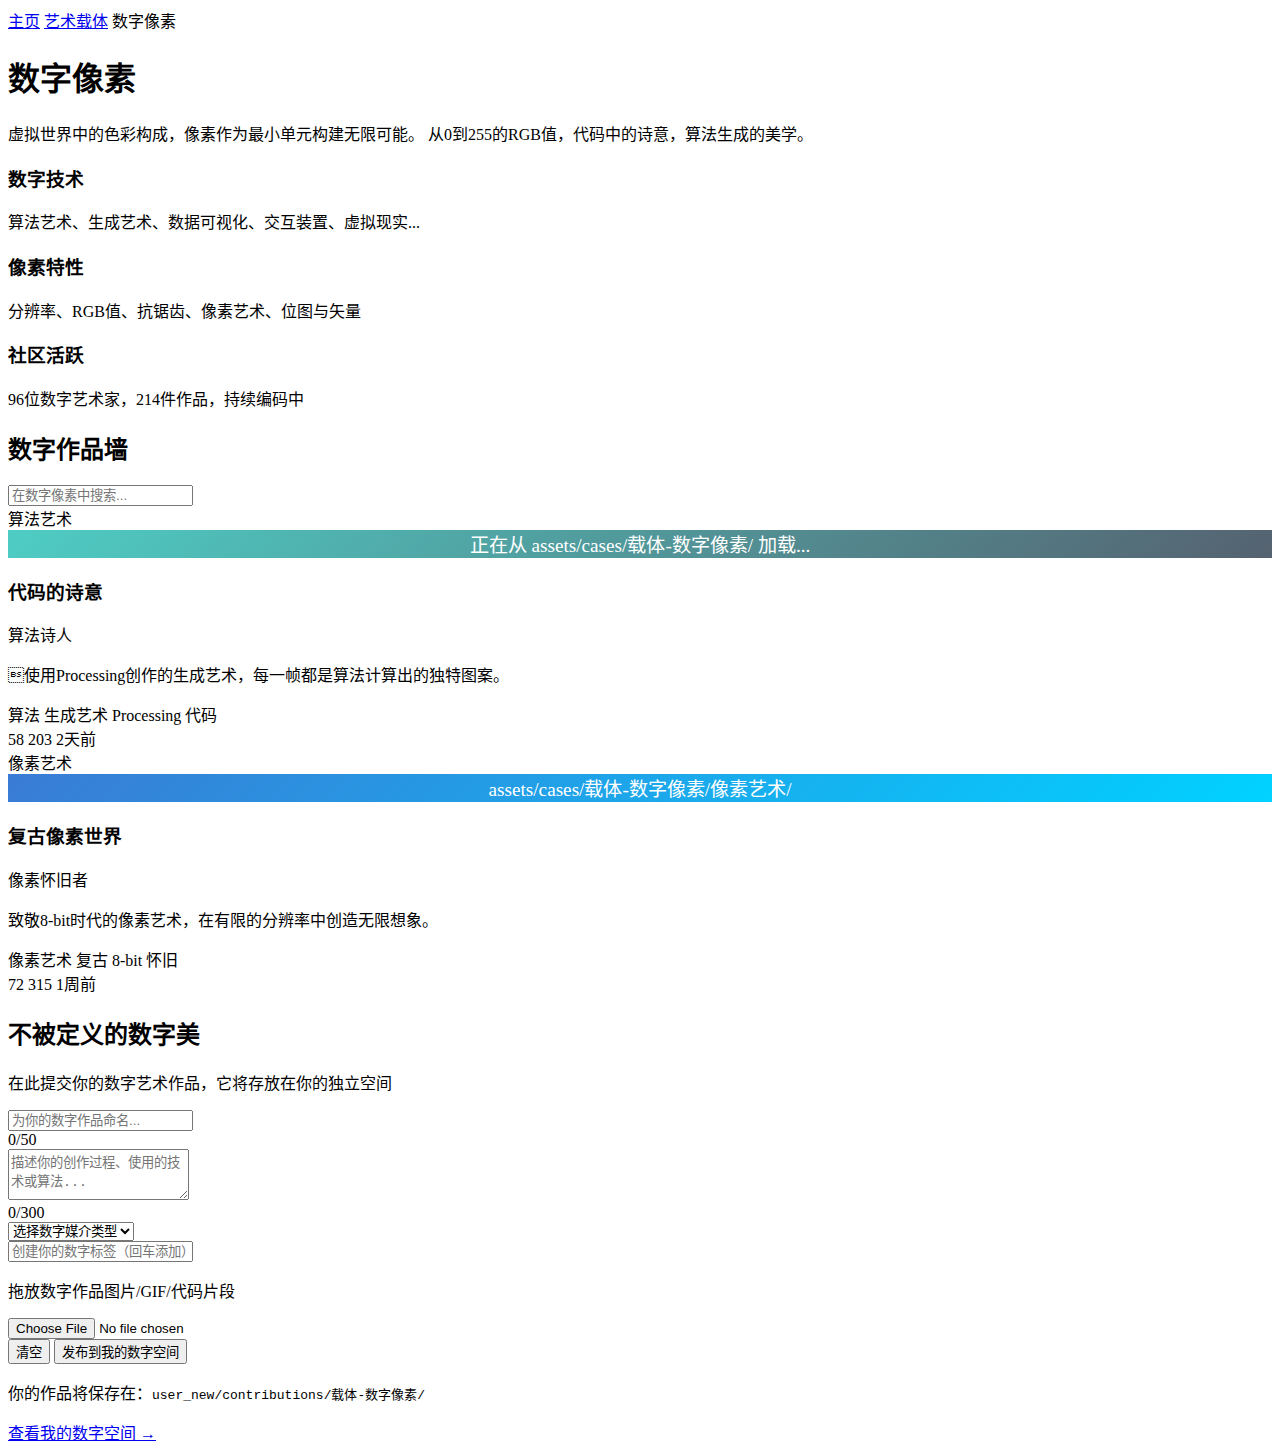
<file: pages/medium/digital.html>
<!DOCTYPE html>
<html lang="zh-CN" data-theme="day-clear">
<head>
    <meta charset="UTF-8">
    <meta name="viewport" content="width=device-width, initial-scale=1.0">
    <title>数字像素 | 不被定义的美 | 艺术载体</title>
    <!-- 所有样式和脚本链接（与canvas.html相同） -->
</head>
<body>
    <!-- 导航栏（与canvas.html相同，但当前激活页面不同） -->
    <nav class="navbar">
        <div class="nav-container">
            <!-- ... 导航内容 ... -->
        </div>
    </nav>

    <!-- 数字像素专属内容 -->
    <section class="subpage-hero">
        <div class="category-breadcrumb">
            <a href="../../index.html" class="breadcrumb-link">主页</a>
            <i class="fas fa-chevron-right"></i>
            <a href="../index.html" class="breadcrumb-link">艺术载体</a>
            <i class="fas fa-chevron-right"></i>
            <span>数字像素</span>
        </div>
        
        <h1 class="subpage-title">数字像素</h1>
        <p class="subpage-subtitle">
            虚拟世界中的色彩构成，像素作为最小单元构建无限可能。
            从0到255的RGB值，代码中的诗意，算法生成的美学。
        </p>
        
        <div class="category-overview">
            <div class="overview-card">
                <h3><i class="fas fa-laptop-code"></i> 数字技术</h3>
                <p>算法艺术、生成艺术、数据可视化、交互装置、虚拟现实...</p>
            </div>
            
            <div class="overview-card">
                <h3><i class="fas fa-binary"></i> 像素特性</h3>
                <p>分辨率、RGB值、抗锯齿、像素艺术、位图与矢量</p>
            </div>
            
            <div class="overview-card">
                <h3><i class="fas fa-users"></i> 社区活跃</h3>
                <p>96位数字艺术家，214件作品，持续编码中</p>
            </div>
        </div>
    </section>

    <!-- 作品墙部分 -->
    <section class="works-section">
        <div class="container">
            <div class="section-header">
                <h2><i class="fas fa-code"></i> 数字作品墙</h2>
                
                <div class="subpage-search-container">
                    <i class="fas fa-search search-icon"></i>
                    <!-- 关键：搜索框指向特定案例文件夹 -->
                    <input type="text" class="subpage-search" id="categorySearch" 
                           placeholder="在数字像素中搜索..." data-category="载体-数字像素">
                </div>
            </div>
            
            <!-- 作品网格 - 从 assets/cases/载体-数字像素/ 动态加载 -->
            <div class="works-grid" id="worksContainer">
                <!-- 作品卡片将从独立文件夹加载 -->
                <div class="work-card">
                    <div class="work-image">
                        <div class="work-category">算法艺术</div>
                        <div style="width:100%;height:100%;background:linear-gradient(135deg, #4ecdc4, #556270);display:flex;align-items:center;justify-content:center;color:white;font-size:1.2rem;">
                            正在从 assets/cases/载体-数字像素/ 加载...
                        </div>
                    </div>
                    <div class="work-info">
                        <h3>代码的诗意</h3>
                        <div class="work-author">
                            <i class="fas fa-user"></i> 算法诗人
                        </div>
                        <p class="work-desc">
                            使用Processing创作的生成艺术，每一帧都是算法计算出的独特图案。
                        </p>
                        <div class="work-tags">
                            <span class="work-tag">算法</span>
                            <span class="work-tag">生成艺术</span>
                            <span class="work-tag">Processing</span>
                            <span class="work-tag">代码</span>
                        </div>
                        <div class="work-meta">
                            <span><i class="fas fa-heart"></i> 58</span>
                            <span><i class="fas fa-eye"></i> 203</span>
                            <span>2天前</span>
                        </div>
                    </div>
                </div>
                
                <div class="work-card">
                    <div class="work-image">
                        <div class="work-category">像素艺术</div>
                        <div style="width:100%;height:100%;background:linear-gradient(135deg, #3a7bd5, #00d2ff);display:flex;align-items:center;justify-content:center;color:white;font-size:1.2rem;">
                            assets/cases/载体-数字像素/像素艺术/
                        </div>
                    </div>
                    <div class="work-info">
                        <h3>复古像素世界</h3>
                        <div class="work-author">
                            <i class="fas fa-user"></i> 像素怀旧者
                        </div>
                        <p class="work-desc">
                            致敬8-bit时代的像素艺术，在有限的分辨率中创造无限想象。
                        </p>
                        <div class="work-tags">
                            <span class="work-tag">像素艺术</span>
                            <span class="work-tag">复古</span>
                            <span class="work-tag">8-bit</span>
                            <span class="work-tag">怀旧</span>
                        </div>
                        <div class="work-meta">
                            <span><i class="fas fa-heart"></i> 72</span>
                            <span><i class="fas fa-eye"></i> 315</span>
                            <span>1周前</span>
                        </div>
                    </div>
                </div>
            </div>
        </div>
    </section>

    <!-- 不被定义的美板块 -->
    <section id="contribute" class="undefined-section">
        <div class="container">
            <div class="undefined-header">
                <h2><i class="fas fa-seedling"></i> 不被定义的数字美</h2>
                <p>在此提交你的数字艺术作品，它将存放在你的独立空间</p>
            </div>
            
            <div class="contribute-form">
                <div class="form-group">
                    <input type="text" id="contributeTitle" placeholder="为你的数字作品命名..." maxlength="50">
                    <div class="char-count"><span id="titleCount">0</span>/50</div>
                </div>
                
                <div class="form-group">
                    <textarea id="contributeDesc" placeholder="描述你的创作过程、使用的技术或算法..." rows="3" maxlength="300"></textarea>
                    <div class="char-count"><span id="descCount">0</span>/300</div>
                </div>
                
                <div class="form-row">
                    <div class="form-group">
                        <!-- 数字像素专属选项 -->
                        <select id="contributeMedium">
                            <option value="">选择数字媒介类型</option>
                            <option value="算法艺术">算法艺术</option>
                            <option value="像素艺术">像素艺术</option>
                            <option value="数据可视化">数据可视化</option>
                            <option value="交互装置">交互装置</option>
                            <option value="VR/AR">VR/AR艺术</option>
                            <option value="生成艺术">生成艺术</option>
                            <option value="其他">其他数字形式</option>
                        </select>
                    </div>
                    
                    <div class="form-group tag-input-container">
                        <div class="tag-input" id="tagInput">
                            <input type="text" id="newTag" placeholder="创建你的数字标签（回车添加）">
                        </div>
                        <div class="tag-preview" id="tagPreview"></div>
                    </div>
                </div>
                
                <div class="form-group">
                    <div class="upload-area" id="uploadArea">
                        <i class="fas fa-cloud-upload-alt"></i>
                        <p>拖放数字作品图片/GIF/代码片段</p>
                        <input type="file" id="imageUpload" accept="image/*,.gif,.txt,.js,.py">
                        <div class="upload-preview" id="uploadPreview"></div>
                    </div>
                </div>
                
                <div class="form-actions">
                    <button class="btn-secondary" id="clearForm">
                        <i class="fas fa-eraser"></i> 清空
                    </button>
                    <button class="btn-primary" id="submitContribution">
                        <i class="fas fa-paper-plane"></i> 发布到我的数字空间
                    </button>
                </div>
                
                <!-- 关键：用户投稿将保存到对应分类的用户空间 -->
                <div class="user-space-link">
                    <p>你的作品将保存在：<code id="userSpacePath">user_[your_id]/contributions/载体-数字像素/</code></p>
                    <a href="#" class="view-space-btn">查看我的数字空间 →</a>
                </div>
            </div>
        </div>
    </section>

    <!-- 页脚（与canvas.html相同） -->
    <footer>
        <!-- ... 页脚内容 ... -->
    </footer>

    <!-- JavaScript 文件 -->
    <script src="../../script.js"></script>
    <!-- 子页面专用脚本 -->
    <script>
        document.addEventListener('DOMContentLoaded', function() {
            // 数字像素页面特定初始化
            const searchBox = document.getElementById('categorySearch');
            if (searchBox) {
                searchBox.setAttribute('data-category', '载体-数字像素');
            }
            
            // 更新用户空间路径显示
            const userSpacePath = document.getElementById('userSpacePath');
            if (userSpacePath) {
                const userId = localStorage.getItem('userId') || 'user_new';
                userSpacePath.textContent = `${userId}/contributions/载体-数字像素/`;
            }
            
            // 数字像素分类特定数据加载
            loadDigitalCategoryData();
        });
        
        async function loadDigitalCategoryData() {
            // 从 assets/cases/载体-数字像素/ 加载数据
            console.log('正在从 assets/cases/载体-数字像素/ 加载数字像素作品...');
            // 实际应使用fetch加载：../../assets/cases/载体-数字像素/config.json
        }
    </script>
</body>
</html>
</file>
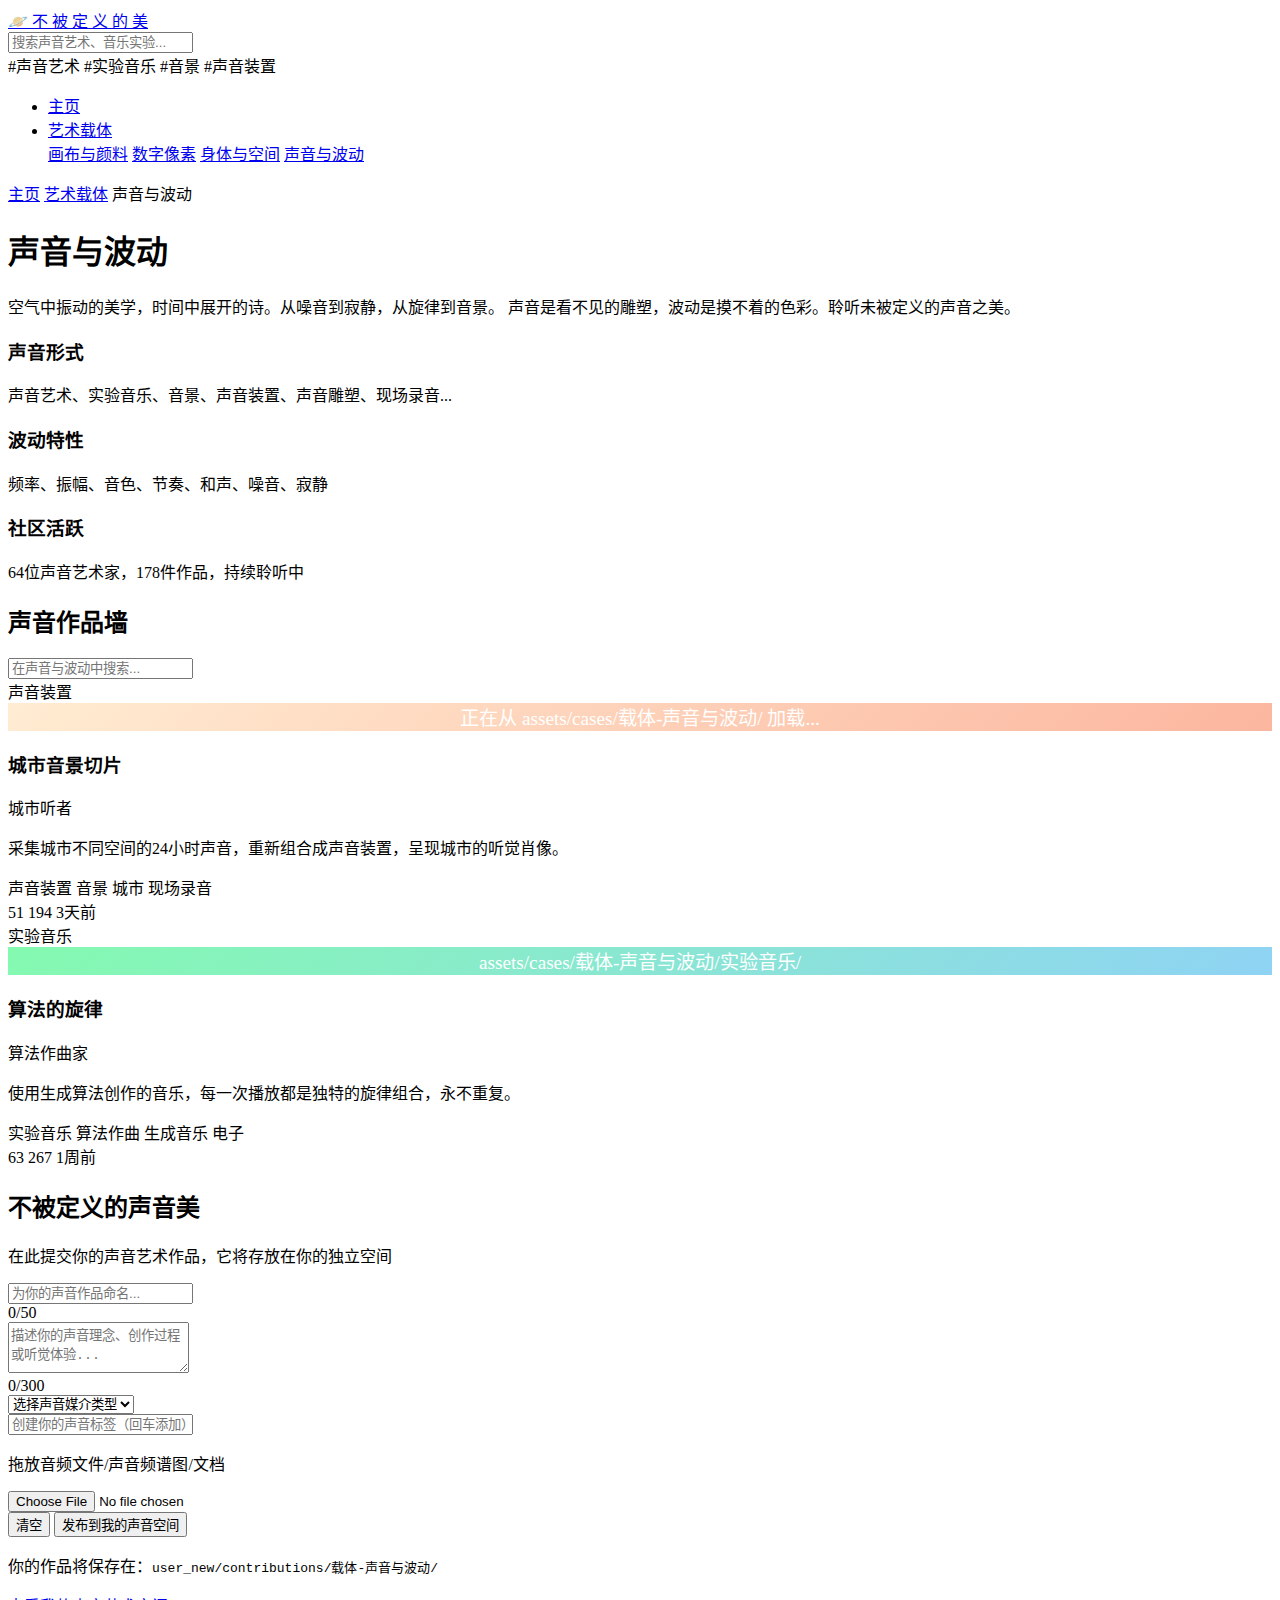
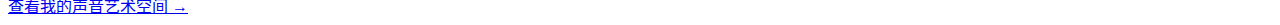
<file: pages/medium/sound.html>
<!DOCTYPE html>
<html lang="zh-CN" data-theme="day-clear">
<head>
    <meta charset="UTF-8">
    <meta name="viewport" content="width=device-width, initial-scale=1.0">
    <title>声音与波动 | 不被定义的美 | 艺术载体</title>
    <!-- 所有样式和脚本链接 -->
</head>
<body>
    <!-- 导航栏 -->
    <nav class="navbar">
        <div class="nav-container">
            <a href="../../index.html" class="logo">
                <span class="logo-icon">🪐</span>
                <span class="logo-text">不 被 定 义 的 美</span>
            </a>
            
            <div class="nav-search">
                <div class="search-container">
                    <i class="fas fa-search search-icon"></i>
                    <input type="text" id="globalSearch" placeholder="搜索声音艺术、音乐实验..." autocomplete="off">
                    <div class="search-dropdown" id="searchResults"></div>
                </div>
                <div class="quick-tags">
                    <span class="tag" data-tag="声音艺术">#声音艺术</span>
                    <span class="tag" data-tag="实验音乐">#实验音乐</span>
                    <span class="tag" data-tag="音景">#音景</span>
                    <span class="tag" data-tag="声音装置">#声音装置</span>
                </div>
            </div>
            
            <ul class="nav-menu">
                <li><a href="../../index.html"><i class="fas fa-home"></i> 主页</a></li>
                <li class="nav-dropdown nav-active">
                    <a href="../index.html"><i class="fas fa-paint-brush"></i> 艺术载体</a>
                    <div class="dropdown-content">
                        <a href="canvas.html">画布与颜料</a>
                        <a href="digital.html">数字像素</a>
                        <a href="body.html">身体与空间</a>
                        <a href="sound.html">声音与波动</a>
                    </div>
                </li>
                <!-- 其他分类链接 -->
            </ul>
        </div>
    </nav>

    <!-- 声音与波动专属内容 -->
    <section class="subpage-hero">
        <div class="category-breadcrumb">
            <a href="../../index.html" class="breadcrumb-link">主页</a>
            <i class="fas fa-chevron-right"></i>
            <a href="../index.html" class="breadcrumb-link">艺术载体</a>
            <i class="fas fa-chevron-right"></i>
            <span>声音与波动</span>
        </div>
        
        <h1 class="subpage-title">声音与波动</h1>
        <p class="subpage-subtitle">
            空气中振动的美学，时间中展开的诗。从噪音到寂静，从旋律到音景。
            声音是看不见的雕塑，波动是摸不着的色彩。聆听未被定义的声音之美。
        </p>
        
        <div class="category-overview">
            <div class="overview-card">
                <h3><i class="fas fa-volume-up"></i> 声音形式</h3>
                <p>声音艺术、实验音乐、音景、声音装置、声音雕塑、现场录音...</p>
            </div>
            
            <div class="overview-card">
                <h3><i class="fas fa-wave-square"></i> 波动特性</h3>
                <p>频率、振幅、音色、节奏、和声、噪音、寂静</p>
            </div>
            
            <div class="overview-card">
                <h3><i class="fas fa-users"></i> 社区活跃</h3>
                <p>64位声音艺术家，178件作品，持续聆听中</p>
            </div>
        </div>
    </section>

    <!-- 作品墙部分 -->
    <section class="works-section">
        <div class="container">
            <div class="section-header">
                <h2><i class="fas fa-music"></i> 声音作品墙</h2>
                
                <div class="subpage-search-container">
                    <i class="fas fa-search search-icon"></i>
                    <!-- 关键：搜索框指向声音与波动案例文件夹 -->
                    <input type="text" class="subpage-search" id="categorySearch" 
                           placeholder="在声音与波动中搜索..." data-category="载体-声音与波动">
                </div>
            </div>
            
            <!-- 作品网格 - 从 assets/cases/载体-声音与波动/ 动态加载 -->
            <div class="works-grid" id="worksContainer">
                <div class="work-card">
                    <div class="work-image">
                        <div class="work-category">声音装置</div>
                        <div style="width:100%;height:100%;background:linear-gradient(135deg, #ffecd2, #fcb69f);display:flex;align-items:center;justify-content:center;color:white;font-size:1.2rem;">
                            正在从 assets/cases/载体-声音与波动/ 加载...
                        </div>
                    </div>
                    <div class="work-info">
                        <h3>城市音景切片</h3>
                        <div class="work-author">
                            <i class="fas fa-user"></i> 城市听者
                        </div>
                        <p class="work-desc">
                            采集城市不同空间的24小时声音，重新组合成声音装置，呈现城市的听觉肖像。
                        </p>
                        <div class="work-tags">
                            <span class="work-tag">声音装置</span>
                            <span class="work-tag">音景</span>
                            <span class="work-tag">城市</span>
                            <span class="work-tag">现场录音</span>
                        </div>
                        <div class="work-meta">
                            <span><i class="fas fa-heart"></i> 51</span>
                            <span><i class="fas fa-eye"></i> 194</span>
                            <span>3天前</span>
                        </div>
                    </div>
                </div>
                
                <div class="work-card">
                    <div class="work-image">
                        <div class="work-category">实验音乐</div>
                        <div style="width:100%;height:100%;background:linear-gradient(135deg, #84fab0, #8fd3f4);display:flex;align-items:center;justify-content:center;color:white;font-size:1.2rem;">
                            assets/cases/载体-声音与波动/实验音乐/
                        </div>
                    </div>
                    <div class="work-info">
                        <h3>算法的旋律</h3>
                        <div class="work-author">
                            <i class="fas fa-user"></i> 算法作曲家
                        </div>
                        <p class="work-desc">
                            使用生成算法创作的音乐，每一次播放都是独特的旋律组合，永不重复。
                        </p>
                        <div class="work-tags">
                            <span class="work-tag">实验音乐</span>
                            <span class="work-tag">算法作曲</span>
                            <span class="work-tag">生成音乐</span>
                            <span class="work-tag">电子</span>
                        </div>
                        <div class="work-meta">
                            <span><i class="fas fa-heart"></i> 63</span>
                            <span><i class="fas fa-eye"></i> 267</span>
                            <span>1周前</span>
                        </div>
                    </div>
                </div>
            </div>
        </div>
    </section>

    <!-- 不被定义的美板块 -->
    <section id="contribute" class="undefined-section">
        <div class="container">
            <div class="undefined-header">
                <h2><i class="fas fa-seedling"></i> 不被定义的声音美</h2>
                <p>在此提交你的声音艺术作品，它将存放在你的独立空间</p>
            </div>
            
            <div class="contribute-form">
                <div class="form-group">
                    <input type="text" id="contributeTitle" placeholder="为你的声音作品命名..." maxlength="50">
                    <div class="char-count"><span id="titleCount">0</span>/50</div>
                </div>
                
                <div class="form-group">
                    <textarea id="contributeDesc" placeholder="描述你的声音理念、创作过程或听觉体验..." rows="3" maxlength="300"></textarea>
                    <div class="char-count"><span id="descCount">0</span>/300</div>
                </div>
                
                <div class="form-row">
                    <div class="form-group">
                        <!-- 声音与波动专属选项 -->
                        <select id="contributeMedium">
                            <option value="">选择声音媒介类型</option>
                            <option value="声音艺术">声音艺术</option>
                            <option value="实验音乐">实验音乐</option>
                            <option value="音景">音景</option>
                            <option value="声音装置">声音装置</option>
                            <option value="声音雕塑">声音雕塑</option>
                            <option value="现场录音">现场录音</option>
                            <option value="其他">其他声音形式</option>
                        </select>
                    </div>
                    
                    <div class="form-group tag-input-container">
                        <div class="tag-input" id="tagInput">
                            <input type="text" id="newTag" placeholder="创建你的声音标签（回车添加）">
                        </div>
                        <div class="tag-preview" id="tagPreview"></div>
                    </div>
                </div>
                
                <div class="form-group">
                    <div class="upload-area" id="uploadArea">
                        <i class="fas fa-cloud-upload-alt"></i>
                        <p>拖放音频文件/声音频谱图/文档</p>
                        <input type="file" id="imageUpload" accept="audio/*,image/*,.mp3,.wav,.pdf">
                        <div class="upload-preview" id="uploadPreview"></div>
                    </div>
                </div>
                
                <div class="form-actions">
                    <button class="btn-secondary" id="clearForm">
                        <i class="fas fa-eraser"></i> 清空
                    </button>
                    <button class="btn-primary" id="submitContribution">
                        <i class="fas fa-paper-plane"></i> 发布到我的声音空间
                    </button>
                </div>
                
                <!-- 关键：用户投稿将保存到对应分类的用户空间 -->
                <div class="user-space-link">
                    <p>你的作品将保存在：<code id="userSpacePath">user_[your_id]/contributions/载体-声音与波动/</code></p>
                    <a href="#" class="view-space-btn">查看我的声音艺术空间 →</a>
                </div>
            </div>
        </div>
    </section>

    <!-- 页脚 -->
    <footer>
        <!-- ... 页脚内容 ... -->
    </footer>

    <!-- JavaScript 文件 -->
    <script src="../../script.js"></script>
    <!-- 子页面专用脚本 -->
    <script>
        document.addEventListener('DOMContentLoaded', function() {
            // 声音与波动页面特定初始化
            const searchBox = document.getElementById('categorySearch');
            if (searchBox) {
                searchBox.setAttribute('data-category', '载体-声音与波动');
            }
            
            // 更新用户空间路径显示
            const userSpacePath = document.getElementById('userSpacePath');
            if (userSpacePath) {
                const userId = localStorage.getItem('userId') || 'user_new';
                userSpacePath.textContent = `${userId}/contributions/载体-声音与波动/`;
            }
            
            // 声音与波动分类特定数据加载
            loadSoundCategoryData();
        });
        
        async function loadSoundCategoryData() {
            // 从 assets/cases/载体-声音与波动/ 加载数据
            console.log('正在从 assets/cases/载体-声音与波动/ 加载声音与波动作品...');
        }
    </script>
</body>
</html>
</file>
<file: style.css>
/* 意境变量系统 */
:root {
    /* 基础色调 */
    --primary-hue: 280;
    --secondary-hue: 180;
    --accent-hue: 350;
    
    /* 意境主题变量 - 由双圆盘控制器动态更新 */
    --意境亮度: 1;
    --意境饱和度: 0.8;
    --意境对比度: 1.1;
    --意境色调-旋转: 0deg;
    --意境模糊: 0px;
    --意境颗粒: 0;
    
    /* 日夜变量 */
    --time-of-day: 0.5; /* 0=午夜, 1=正午 */
    --weather-type: 1; /* 1=晴, 2=多云, 3=雨, 4=雪 */
    
    /* 颜色计算 */
    --color-primary: hsl(
        calc(var(--primary-hue) + var(--意境色调-旋转)), 
        calc(70% * var(--意境饱和度)), 
        calc(60% * var(--意境亮度))
    );
    --color-secondary: hsl(
        calc(var(--secondary-hue) + var(--意境色调-旋转)), 
        calc(60% * var(--意境饱和度)), 
        calc(70% * var(--意境亮度))
    );
    --color-accent: hsl(
        calc(var(--accent-hue) + var(--意境色调-旋转)), 
        calc(80% * var(--意境饱和度)), 
        calc(50% * var(--意境亮度))
    );
    
    /* 背景渐变 */
    --bg-gradient: linear-gradient(
        135deg, 
        hsl(calc(var(--primary-hue) + var(--意境色调-旋转)), 
            calc(30% * var(--意境饱和度)), 
            calc(95% * var(--意境亮度))),
        hsl(calc(var(--secondary-hue) + var(--意境色调-旋转)), 
            calc(25% * var(--意境饱和度)), 
            calc(90% * var(--意境亮度)))
    );
    
    /* 文字颜色 */
    --text-primary: hsl(0, 0%, calc(20% * var(--意境对比度) * var(--意境亮度)));
    --text-secondary: hsl(0, 0%, calc(40% * var(--意境对比度) * var(--意境亮度)));
    
    /* 阴影 */
    --shadow-color: hsla(0, 0%, 0%, calc(0.1 * var(--意境对比度)));
    --shadow-elevated: 0 10px 30px var(--shadow-color);
    
    /* 间距 */
    --space-xs: 0.5rem;
    --space-sm: 1rem;
    --space-md: 2rem;
    --space-lg: 3rem;
    --space-xl: 5rem;
    
    /* 边框半径 */
    --radius-sm: 8px;
    --radius-md: 16px;
    --radius-lg: 24px;
    --radius-full: 999px;
    
    /* 过渡 */
    --transition-smooth: all 0.5s cubic-bezier(0.4, 0, 0.2, 1);
    --transition-bounce: all 0.6s cubic-bezier(0.68, -0.55, 0.265, 1.55);
}

/* 基础重置 */
* {
    margin: 0;
    padding: 0;
    box-sizing: border-box;
}

html {
    scroll-behavior: smooth;
    overflow-x: hidden;
}

body {
    font-family: 'Noto Sans SC', sans-serif;
    background: var(--bg-gradient);
    color: var(--text-primary);
    line-height: 1.6;
    min-height: 100vh;
    position: relative;
    overflow-x: hidden;
    transition: var(--transition-smooth);
    filter: 
        contrast(var(--意境对比度))
        saturate(var(--意境饱和度));
}

/* 动态背景画布 */
#artisticBackground {
    position: fixed;
    top: 0;
    left: 0;
    width: 100%;
    height: 100%;
    z-index: -1;
    pointer-events: none;
    opacity: 0.3;
}

/* 意境调节器容器 */
.mood-controller-container {
    position: fixed;
    bottom: var(--space-lg);
    right: var(--space-lg);
    z-index: 1000;
    display: flex;
    flex-direction: column;
    align-items: center;
    gap: var(--space-sm);
}

.mood-controller {
    position: relative;
    width: 120px;
    height: 120px;
    cursor: pointer;
}

.controller-outer {
    position: absolute;
    width: 100%;
    height: 100%;
    border-radius: 50%;
    border: 2px dashed var(--color-primary);
    animation: rotate-outer 60s linear infinite;
    transition: var(--transition-smooth);
}

.controller-inner {
    position: absolute;
    top: 50%;
    left: 50%;
    transform: translate(-50%, -50%);
    width: 70%;
    height: 70%;
    border-radius: 50%;
    border: 2px solid var(--color-secondary);
    animation: rotate-inner 40s linear infinite reverse;
    transition: var(--transition-smooth);
}

.controller-center {
    position: absolute;
    top: 50%;
    left: 50%;
    transform: translate(-50%, -50%);
    width: 40px;
    height: 40px;
    background: var(--color-accent);
    border-radius: 50%;
    display: flex;
    align-items: center;
    justify-content: center;
    color: white;
    font-size: 1.2rem;
    z-index: 2;
    box-shadow: var(--shadow-elevated);
}

.ring-label {
    position: absolute;
    font-family: 'Ma Shan Zheng', cursive;
    font-size: 0.9rem;
    color: var(--color-primary);
    top: -30px;
    left: 50%;
    transform: translateX(-50%);
    white-space: nowrap;
}

.time-marker, .weather-icon {
    position: absolute;
    width: 100%;
    height: 100%;
}

.marker-dot {
    position: absolute;
    width: 24px;
    height: 24px;
    background: var(--color-primary);
    border-radius: 50%;
    display: flex;
    align-items: center;
    justify-content: center;
    color: white;
    font-size: 0.7rem;
    transform: translate(-50%, -50%);
    transition: var(--transition-smooth);
}

.marker-dot:nth-child(1) { top: 10%; left: 50%; }
.marker-dot:nth-child(2) { top: 50%; left: 90%; }
.marker-dot:nth-child(3) { top: 90%; left: 50%; }
.marker-dot:nth-child(4) { top: 50%; left: 10%; }

.weather-icon {
    display: flex;
    align-items: center;
    justify-content: center;
    gap: 30px;
}

.weather-icon i {
    position: absolute;
    color: var(--color-secondary);
    font-size: 1rem;
    transition: var(--transition-smooth);
}

.weather-icon i:nth-child(1) { top: 10%; left: 50%; transform: translateX(-50%); }
.weather-icon i:nth-child(2) { top: 50%; right: 10%; transform: translateY(-50%); }
.weather-icon i:nth-child(3) { bottom: 10%; left: 50%; transform: translateX(-50%); }
.weather-icon i:nth-child(4) { top: 50%; left: 10%; transform: translateY(-50%); }

.mood-display {
    background: rgba(255, 255, 255, 0.1);
    backdrop-filter: blur(10px);
    padding: var(--space-xs) var(--space-sm);
    border-radius: var(--radius-full);
    border: 1px solid rgba(255, 255, 255, 0.2);
    font-size: 0.9rem;
    color: var(--text-secondary);
    transition: var(--transition-smooth);
}

/* 导航栏 */
.navbar {
    position: fixed;
    top: 0;
    left: 0;
    width: 100%;
    background: rgba(255, 255, 255, 0.85);
    backdrop-filter: blur(20px) saturate(var(--意境饱和度));
    z-index: 100;
    padding: var(--space-sm) 0;
    border-bottom: 1px solid rgba(255, 255, 255, 0.3);
    transition: var(--transition-smooth);
}

.nav-container {
    display: flex;
    justify-content: space-between;
    align-items: center;
    max-width: 1400px;
    margin: 0 auto;
    padding: 0 var(--space-md);
}

.logo {
    display: flex;
    align-items: center;
    gap: var(--space-xs);
    text-decoration: none;
    transition: var(--transition-smooth);
}

.logo-icon {
    font-size: 1.8rem;
    animation: float 3s ease-in-out infinite;
}

.logo-text {
    font-family: 'Ma Shan Zheng', cursive;
    font-size: 1.5rem;
    background: linear-gradient(135deg, var(--color-primary), var(--color-accent));
    -webkit-background-clip: text;
    background-clip: text;
    color: transparent;
    font-weight: bold;
}

.nav-search {
    display: flex;
    flex-direction: column;
    align-items: center;
    gap: var(--space-xs);
    flex: 1;
    max-width: 500px;
    margin: 0 var(--space-md);
}

.search-container {
    position: relative;
    width: 100%;
}

.search-icon {
    position: absolute;
    left: var(--space-sm);
    top: 50%;
    transform: translateY(-50%);
    color: var(--text-secondary);
    z-index: 2;
}

#globalSearch {
    width: 100%;
    padding: var(--space-sm) var(--space-sm) var(--space-sm) calc(var(--space-sm) * 2.5);
    border: 2px solid rgba(255, 255, 255, 0.3);
    border-radius: var(--radius-full);
    background: rgba(255, 255, 255, 0.7);
    backdrop-filter: blur(10px);
    font-size: 1rem;
    color: var(--text-primary);
    transition: var(--transition-smooth);
}

#globalSearch:focus {
    outline: none;
    border-color: var(--color-primary);
    background: rgba(255, 255, 255, 0.9);
    box-shadow: 0 0 0 3px rgba(var(--color-primary-rgb), 0.1);
}

.search-dropdown {
    position: absolute;
    top: 100%;
    left: 0;
    width: 100%;
    background: rgba(255, 255, 255, 0.95);
    backdrop-filter: blur(20px);
    border-radius: var(--radius-md);
    margin-top: var(--space-xs);
    padding: var(--space-sm);
    display: none;
    box-shadow: var(--shadow-elevated);
    z-index: 1000;
    max-height: 400px;
    overflow-y: auto;
}

.quick-tags {
    display: flex;
    gap: var(--space-xs);
    flex-wrap: wrap;
    justify-content: center;
}

.tag {
    padding: 4px 12px;
    background: rgba(var(--color-primary-rgb), 0.1);
    border: 1px solid rgba(var(--color-primary-rgb), 0.3);
    border-radius: var(--radius-full);
    font-size: 0.85rem;
    color: var(--color-primary);
    cursor: pointer;
    transition: var(--transition-smooth);
}

.tag:hover {
    background: rgba(var(--color-primary-rgb), 0.2);
    transform: translateY(-2px);
}

.nav-menu {
    display: flex;
    list-style: none;
    gap: var(--space-md);
    align-items: center;
}

.nav-menu a {
    text-decoration: none;
    color: var(--text-primary);
    font-weight: 500;
    display: flex;
    align-items: center;
    gap: 6px;
    padding: var(--space-xs) var(--space-sm);
    border-radius: var(--radius-full);
    transition: var(--transition-smooth);
    position: relative;
}

.nav-menu a:hover {
    background: rgba(var(--color-primary-rgb), 0.1);
    color: var(--color-primary);
}

.nav-active {
    background: linear-gradient(135deg, var(--color-primary), var(--color-accent));
    color: white !important;
}

.nav-dropdown {
    position: relative;
}

.dropdown-content {
    position: absolute;
    top: 100%;
    left: 50%;
    transform: translateX(-50%) translateY(10px);
    background: rgba(255, 255, 255, 0.95);
    backdrop-filter: blur(20px);
    border-radius: var(--radius-md);
    padding: var(--space-sm);
    min-width: 200px;
    display: none;
    box-shadow: var(--shadow-elevated);
    opacity: 0;
    transition: var(--transition-smooth);
}

.nav-dropdown:hover .dropdown-content {
    display: block;
    opacity: 1;
    transform: translateX(-50%) translateY(0);
}

.dropdown-content a {
    display: block;
    padding: var(--space-xs) var(--space-sm);
    color: var(--text-primary);
    text-decoration: none;
    border-radius: var(--radius-sm);
    margin-bottom: 4px;
    white-space: nowrap;
}

.dropdown-content a:hover {
    background: rgba(var(--color-primary-rgb), 0.1);
}

/* 英雄区域 */
.hero {
    min-height: 100vh;
    display: flex;
    flex-direction: column;
    justify-content: center;
    align-items: center;
    padding: var(--space-xl) var(--space-md);
    position: relative;
    overflow: hidden;
}

.hero-content {
    text-align: center;
    max-width: 1200px;
    z-index: 1;
}

.hero-title-container {
    margin-bottom: var(--space-lg);
}

.hero-title {
    font-size: 4.5rem;
    font-family: 'Ma Shan Zheng', cursive;
    line-height: 1.2;
    margin-bottom: var(--space-md);
}

.title-line {
    display: block;
    animation: titleReveal 1.2s cubic-bezier(0.4, 0, 0.2, 1) forwards;
    opacity: 0;
    transform: translateY(30px);
}

.title-line:nth-child(1) { animation-delay: 0.2s; }
.title-line:nth-child(2) { animation-delay: 0.4s; }
.title-line:nth-child(3) { animation-delay: 0.6s; }

.highlight {
    color: var(--color-accent);
    position: relative;
    display: inline-block;
}

.highlight::after {
    content: '';
    position: absolute;
    bottom: 0;
    left: 0;
    width: 100%;
    height: 8px;
    background: rgba(var(--color-accent-rgb), 0.2);
    z-index: -1;
    border-radius: 4px;
}

.hero-subtitle {
    font-size: 1.3rem;
    color: var(--text-secondary);
    margin-bottom: var(--space-xl);
    max-width: 800px;
    margin-left: auto;
    margin-right: auto;
}

.flowing-text {
    position: relative;
    display: inline-block;
    margin-bottom: var(--space-sm);
}

.text-rainbow {
    background: linear-gradient(90deg, 
        var(--color-primary), 
        var(--color-accent), 
        var(--color-secondary),
        var(--color-primary)
    );
    background-size: 300% 100%;
    -webkit-background-clip: text;
    background-clip: text;
    color: transparent;
    animation: rainbowFlow 3s linear infinite;
}

.particle-text {
    font-size: 1rem;
    color: var(--text-secondary);
    min-height: 24px;
}

/* 门户网格 */
.portal-grid {
    display: grid;
    grid-template-columns: repeat(auto-fit, minmax(300px, 1fr));
    gap: var(--space-md);
    margin-top: var(--space-xl);
}

.portal-card {
    background: rgba(255, 255, 255, 0.7);
    backdrop-filter: blur(10px);
    border-radius: var(--radius-lg);
    padding: var(--space-lg);
    text-decoration: none;
    color: var(--text-primary);
    border: 1px solid rgba(255, 255, 255, 0.3);
    transition: var(--transition-bounce);
    position: relative;
    overflow: hidden;
}

.portal-card::before {
    content: '';
    position: absolute;
    top: 0;
    left: 0;
    width: 100%;
    height: 4px;
    background: linear-gradient(90deg, var(--color-primary), var(--color-accent));
}

.portal-card:hover {
    transform: translateY(-10px);
    box-shadow: var(--shadow-elevated);
    border-color: var(--color-primary);
}

.portal-icon {
    font-size: 2.5rem;
    margin-bottom: var(--space-md);
}

.portal-card h3 {
    font-size: 1.5rem;
    margin-bottom: var(--space-sm);
    color: var(--color-primary);
}

.portal-card p {
    color: var(--text-secondary);
    margin-bottom: var(--space-md);
}

.portal-stats {
    display: flex;
    justify-content: space-between;
    font-size: 0.9rem;
    color: var(--text-secondary);
    border-top: 1px solid rgba(255, 255, 255, 0.3);
    padding-top: var(--space-sm);
}

/* 滚动引导 */
.scroll-guide {
    position: absolute;
    bottom: var(--space-xl);
    left: 50%;
    transform: translateX(-50%);
    display: flex;
    flex-direction: column;
    align-items: center;
    gap: var(--space-xs);
    color: var(--text-secondary);
    animation: bounce 2s infinite;
}

.mouse {
    width: 30px;
    height: 50px;
    border: 2px solid var(--text-secondary);
    border-radius: 20px;
    display: flex;
    justify-content: center;
    padding-top: 8px;
}

.wheel {
    width: 4px;
    height: 10px;
    background: var(--color-primary);
    border-radius: 2px;
    animation: scrollWheel 2s infinite;
}

/* 动态案例区域 */
.dynamic-cases {
    padding: var(--space-xl) var(--space-md);
    background: rgba(255, 255, 255, 0.3);
    backdrop-filter: blur(20px);
    border-radius: var(--radius-lg);
    margin: var(--space-xl) auto;
    max-width: 1400px;
}

.section-header {
    text-align: center;
    margin-bottom: var(--space-xl);
}

.section-header h2 {
    font-size: 2.5rem;
    color: var(--color-primary);
    margin-bottom: var(--space-sm);
    display: flex;
    align-items: center;
    justify-content: center;
    gap: var(--space-sm);
}

.case-filter {
    display: flex;
    justify-content: center;
    gap: var(--space-sm);
    margin-top: var(--space-lg);
}

.filter-btn {
    padding: var(--space-xs) var(--space-md);
    background: rgba(255, 255, 255, 0.5);
    border: 1px solid rgba(255, 255, 255, 0.3);
    border-radius: var(--radius-full);
    color: var(--text-secondary);
    cursor: pointer;
    transition: var(--transition-smooth);
}

.filter-btn.active {
    background: linear-gradient(135deg, var(--color-primary), var(--color-accent));
    color: white;
    border-color: transparent;
}

.cases-container {
    display: grid;
    grid-template-columns: repeat(auto-fill, minmax(280px, 1fr));
    gap: var(--space-md);
}

.loading-cases {
    grid-column: 1 / -1;
    text-align: center;
    padding: var(--space-xl);
}

.loading-spinner {
    width: 60px;
    height: 60px;
    border: 3px solid rgba(var(--color-primary-rgb), 0.1);
    border-top-color: var(--color-primary);
    border-radius: 50%;
    margin: 0 auto var(--space-md);
    animation: spin 1s linear infinite;
}

/* 用户定义区域 */
.contribute-section {
    padding: var(--space-xl) var(--space-md);
    max-width: 1000px;
    margin: 0 auto;
}

.contribute-container {
    background: rgba(255, 255, 255, 0.8);
    backdrop-filter: blur(20px);
    border-radius: var(--radius-lg);
    padding: var(--space-xl);
    border: 1px solid rgba(255, 255, 255, 0.4);
    box-shadow: var(--shadow-elevated);
}

.contribute-header {
    text-align: center;
    margin-bottom: var(--space-xl);
}

.contribute-header h2 {
    font-size: 2.2rem;
    color: var(--color-primary);
    margin-bottom: var(--space-sm);
    display: flex;
    align-items: center;
    justify-content: center;
    gap: var(--space-sm);
}

.contribute-form {
    display: flex;
    flex-direction: column;
    gap: var(--space-md);
}

.form-group {
    position: relative;
}

.form-row {
    display: grid;
    grid-template-columns: 1fr 2fr;
    gap: var(--space-md);
}

@media (max-width: 768px) {
    .form-row {
        grid-template-columns: 1fr;
    }
}

input, textarea, select {
    width: 100%;
    padding: var(--space-sm);
    border: 2px solid rgba(255, 255, 255, 0.5);
    border-radius: var(--radius-md);
    background: rgba(255, 255, 255, 0.9);
    font-family: 'Noto Sans SC', sans-serif;
    font-size: 1rem;
    color: var(--text-primary);
    transition: var(--transition-smooth);
}

input:focus, textarea:focus, select:focus {
    outline: none;
    border-color: var(--color-primary);
    background: white;
    box-shadow: 0 0 0 3px rgba(var(--color-primary-rgb), 0.1);
}

.char-count {
    position: absolute;
    bottom: 8px;
    right: 12px;
    font-size: 0.85rem;
    color: var(--text-secondary);
}

.tag-input-container {
    display: flex;
    flex-direction: column;
    gap: var(--space-sm);
}

.tag-input {
    display: flex;
    align-items: center;
    padding: var(--space-xs);
    background: rgba(255, 255, 255, 0.9);
    border: 2px solid rgba(255, 255, 255, 0.5);
    border-radius: var(--radius-md);
}

#newTag {
    border: none;
    background: transparent;
    padding: var(--space-xs);
}

.tag-preview {
    display: flex;
    flex-wrap: wrap;
    gap: var(--space-xs);
    min-height: 36px;
}

.upload-area {
    border: 2px dashed rgba(var(--color-primary-rgb), 0.3);
    border-radius: var(--radius-md);
    padding: var(--space-xl);
    text-align: center;
    cursor: pointer;
    transition: var(--transition-smooth);
    position: relative;
}

.upload-area:hover {
    border-color: var(--color-primary);
    background: rgba(var(--color-primary-rgb), 0.05);
}

.upload-area i {
    font-size: 3rem;
    color: var(--color-primary);
    margin-bottom: var(--space-sm);
}

#imageUpload {
    position: absolute;
    top: 0;
    left: 0;
    width: 100%;
    height: 100%;
    opacity: 0;
    cursor: pointer;
}

.upload-preview {
    margin-top: var(--space-md);
}

.form-actions {
    display: flex;
    justify-content: flex-end;
    gap: var(--space-sm);
}

.btn-primary, .btn-secondary {
    padding: var(--space-sm) var(--space-xl);
    border: none;
    border-radius: var(--radius-full);
    font-family: 'Noto Sans SC', sans-serif;
    font-size: 1rem;
    font-weight: 500;
    cursor: pointer;
    display: flex;
    align-items: center;
    gap: var(--space-sm);
    transition: var(--transition-smooth);
}

.btn-primary {
    background: linear-gradient(135deg, var(--color-primary), var(--color-accent));
    color: white;
}

.btn-primary:hover {
    transform: translateY(-2px);
    box-shadow: 0 10px 20px rgba(var(--color-primary-rgb), 0.3);
}

.btn-secondary {
    background: rgba(255, 255, 255, 0.7);
    color: var(--text-primary);
    border: 1px solid rgba(255, 255, 255, 0.5);
}

.btn-secondary:hover {
    background: rgba(255, 255, 255, 0.9);
}

.user-space-link {
    text-align: center;
    padding: var(--space-md);
    background: rgba(var(--color-primary-rgb), 0.05);
    border-radius: var(--radius-md);
    margin-top: var(--space-md);
}

#userSpacePath {
    background: rgba(0, 0, 0, 0.1);
    padding: 4px 8px;
    border-radius: 4px;
    font-family: monospace;
    font-size: 0.9rem;
}

.view-space-btn {
    display: inline-block;
    margin-top: var(--space-sm);
    color: var(--color-primary);
    text-decoration: none;
    font-weight: 500;
}

.view-space-btn:hover {
    text-decoration: underline;
}

/* 页脚 */
footer {
    background: rgba(0, 0, 0, 0.8);
    color: rgba(255, 255, 255, 0.8);
    padding: var(--space-xl) var(--space-md);
    margin-top: var(--space-xl);
}

.footer-container {
    max-width: 1400px;
    margin: 0 auto;
}

.footer-main {
    display: grid;
    grid-template-columns: repeat(auto-fit, minmax(250px, 1fr));
    gap: var(--space-xl);
    margin-bottom: var(--space-xl);
    padding-bottom: var(--space-xl);
    border-bottom: 1px solid rgba(255, 255, 255, 0.2);
}

.footer-brand {
    display: flex;
    flex-direction: column;
    gap: var(--space-sm);
}

.footer-logo {
    font-size: 3rem;
    margin-bottom: var(--space-sm);
}

.footer-tagline {
    font-size: 1.1rem;
    color: rgba(255, 255, 255, 0.6);
}

.link-group {
    display: flex;
    flex-direction: column;
    gap: var(--space-sm);
}

.link-group h4 {
    color: white;
    margin-bottom: var(--space-sm);
    font-size: 1.2rem;
}

.link-group a {
    color: rgba(255, 255, 255, 0.7);
    text-decoration: none;
    transition: var(--transition-smooth);
}

.link-group a:hover {
    color: white;
    transform: translateX(5px);
}

.contact-info p {
    display: flex;
    align-items: center;
    gap: var(--space-sm);
    margin-bottom: var(--space-xs);
}

.footer-external {
    grid-column: 1 / -1;
}

.external-links {
    display: grid;
    grid-template-columns: repeat(auto-fit, minmax(200px, 1fr));
    gap: var(--space-sm);
    margin-top: var(--space-md);
}

.external-link {
    display: flex;
    align-items: center;
    gap: var(--space-sm);
    padding: var(--space-sm);
    background: rgba(255, 255, 255, 0.1);
    border-radius: var(--radius-md);
    color: rgba(255, 255, 255, 0.8);
    text-decoration: none;
    transition: var(--transition-smooth);
}

.external-link:hover {
    background: rgba(255, 255, 255, 0.2);
    color: white;
    transform: translateY(-2px);
}

.footer-bottom {
    display: flex;
    justify-content: space-between;
    align-items: center;
    flex-wrap: wrap;
    gap: var(--space-md);
}

.footer-meta {
    font-size: 0.9rem;
    color: rgba(255, 255, 255, 0.6);
}

.footer-copyright {
    text-align: center;
    flex: 1;
}

.footer-note {
    font-size: 0.9rem;
    color: rgba(255, 255, 255, 0.6);
    margin-top: var(--space-xs);
}

.footer-tools {
    display: flex;
    gap: var(--space-sm);
}

.tool-btn {
    padding: var(--space-xs) var(--space-sm);
    background: rgba(255, 255, 255, 0.1);
    border: 1px solid rgba(255, 255, 255, 0.2);
    border-radius: var(--radius-md);
    color: rgba(255, 255, 255, 0.8);
    cursor: pointer;
    display: flex;
    align-items: center;
    gap: 6px;
    transition: var(--transition-smooth);
}

.tool-btn:hover {
    background: rgba(255, 255, 255, 0.2);
    color: white;
}

.theme-toggle-small {
    width: 40px;
    height: 40px;
    border-radius: 50%;
    background: rgba(255, 255, 255, 0.1);
    display: flex;
    align-items: center;
    justify-content: center;
    cursor: pointer;
    border: 1px solid rgba(255, 255, 255, 0.2);
}

/* 动画 */
@keyframes float {
    0%, 100% { transform: translateY(0); }
    50% { transform: translateY(-10px); }
}

@keyframes rotate-outer {
    from { transform: rotate(0deg); }
    to { transform: rotate(360deg); }
}

@keyframes rotate-inner {
    from { transform: translate(-50%, -50%) rotate(0deg); }
    to { transform: translate(-50%, -50%) rotate(-360deg); }
}

@keyframes titleReveal {
    to {
        opacity: 1;
        transform: translateY(0);
    }
}

@keyframes rainbowFlow {
    0% { background-position: 0% 50%; }
    50% { background-position: 100% 50%; }
    100% { background-position: 0% 50%; }
}

@keyframes bounce {
    0%, 20%, 50%, 80%, 100% { transform: translateY(0) translateX(-50%); }
    40% { transform: translateY(-10px) translateX(-50%); }
    60% { transform: translateY(-5px) translateX(-50%); }
}

@keyframes scrollWheel {
    0% { transform: translateY(0); opacity: 1; }
    100% { transform: translateY(15px); opacity: 0; }
}

@keyframes spin {
    to { transform: rotate(360deg); }
}

/* 响应式 */
@media (max-width: 1024px) {
    .hero-title {
        font-size: 3.5rem;
    }
    
    .portal-grid {
        grid-template-columns: 1fr;
        max-width: 500px;
        margin-left: auto;
        margin-right: auto;
    }
}

@media (max-width: 768px) {
    .nav-container {
        flex-direction: column;
        gap: var(--space-sm);
    }
    
    .nav-search {
        order: 3;
        width: 100%;
        margin: var(--space-sm) 0;
    }
    
    .nav-menu {
        order: 2;
        flex-wrap: wrap;
        justify-content: center;
        gap: var(--space-sm);
    }
    
    .hero-title {
        font-size: 2.5rem;
    }
    
    .mood-controller-container {
        bottom: var(--space-md);
        right: var(--space-md);
    }
    
    .mood-controller {
        width: 80px;
        height: 80px;
    }
}

@media (max-width: 480px) {
    :root {
        --space-md: 1rem;
        --space-xl: 3rem;
    }
    
    .hero {
        padding: var(--space-lg) var(--space-sm);
    }
    
    .hero-title {
        font-size: 2rem;
    }
    
    .hero-subtitle {
        font-size: 1.1rem;
    }
}
</file>
<file: 意境调节器.css>
/* 意境调节器专用样式 */
[data-theme="night-rain"] {
    --意境亮度: 0.3;
    --意境饱和度: 0.6;
    --意境对比度: 1.3;
    --意境色调-旋转: 240deg;
    --意境模糊: 5px;
}

[data-theme="day-clear"] {
    --意境亮度: 1;
    --意境饱和度: 1.2;
    --意境对比度: 1.1;
    --意境色调-旋转: 180deg;
    --意境模糊: 0px;
}

[data-theme="dusk-cloudy"] {
    --意境亮度: 0.6;
    --意境饱和度: 0.9;
    --意境对比度: 1.2;
    --意境色调-旋转: 20deg;
    --意境模糊: 2px;
}

/* 意境调节器动画 */
@keyframes moodTransition {
    0% { opacity: 0.7; }
    50% { opacity: 1; }
    100% { opacity: 0.7; }
}

.mood-controller {
    animation: moodTransition 3s infinite ease-in-out;
}

/* 时间标记点激活状态 */
.marker-dot.active {
    background: var(--color-accent);
    box-shadow: 0 0 15px var(--color-accent);
    transform: translate(-50%, -50%) scale(1.2);
}

/* 天气图标激活状态 */
.weather-icon i.active {
    color: var(--color-accent);
    transform: scale(1.3);
    filter: drop-shadow(0 0 8px currentColor);
}

/* 意境文字效果 */
#currentMood {
    font-family: 'Ma Shan Zheng', cursive;
    background: linear-gradient(45deg, var(--color-primary), var(--color-accent));
    -webkit-background-clip: text;
    background-clip: text;
    color: transparent;
    animation: moodTextGlow 2s infinite alternate;
}

@keyframes moodTextGlow {
    from { opacity: 0.8; }
    to { opacity: 1; }
}
</file>
